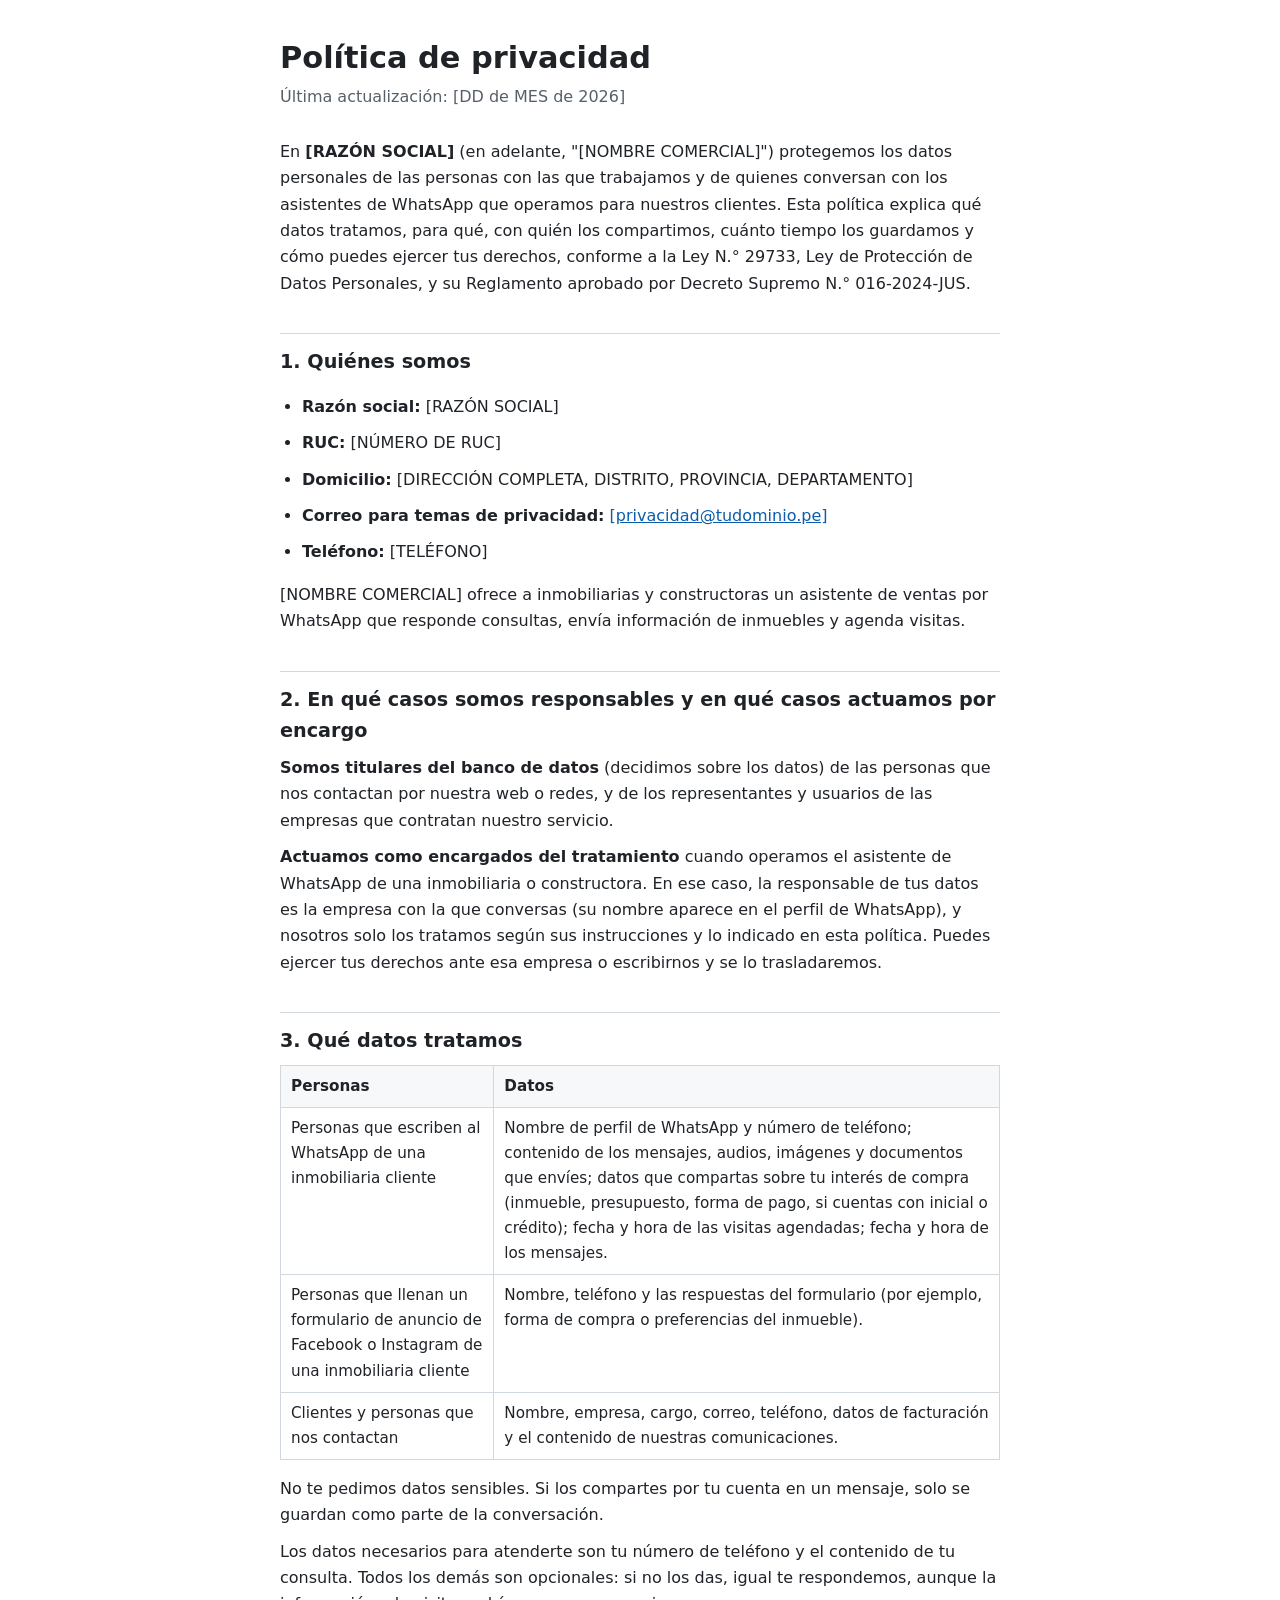
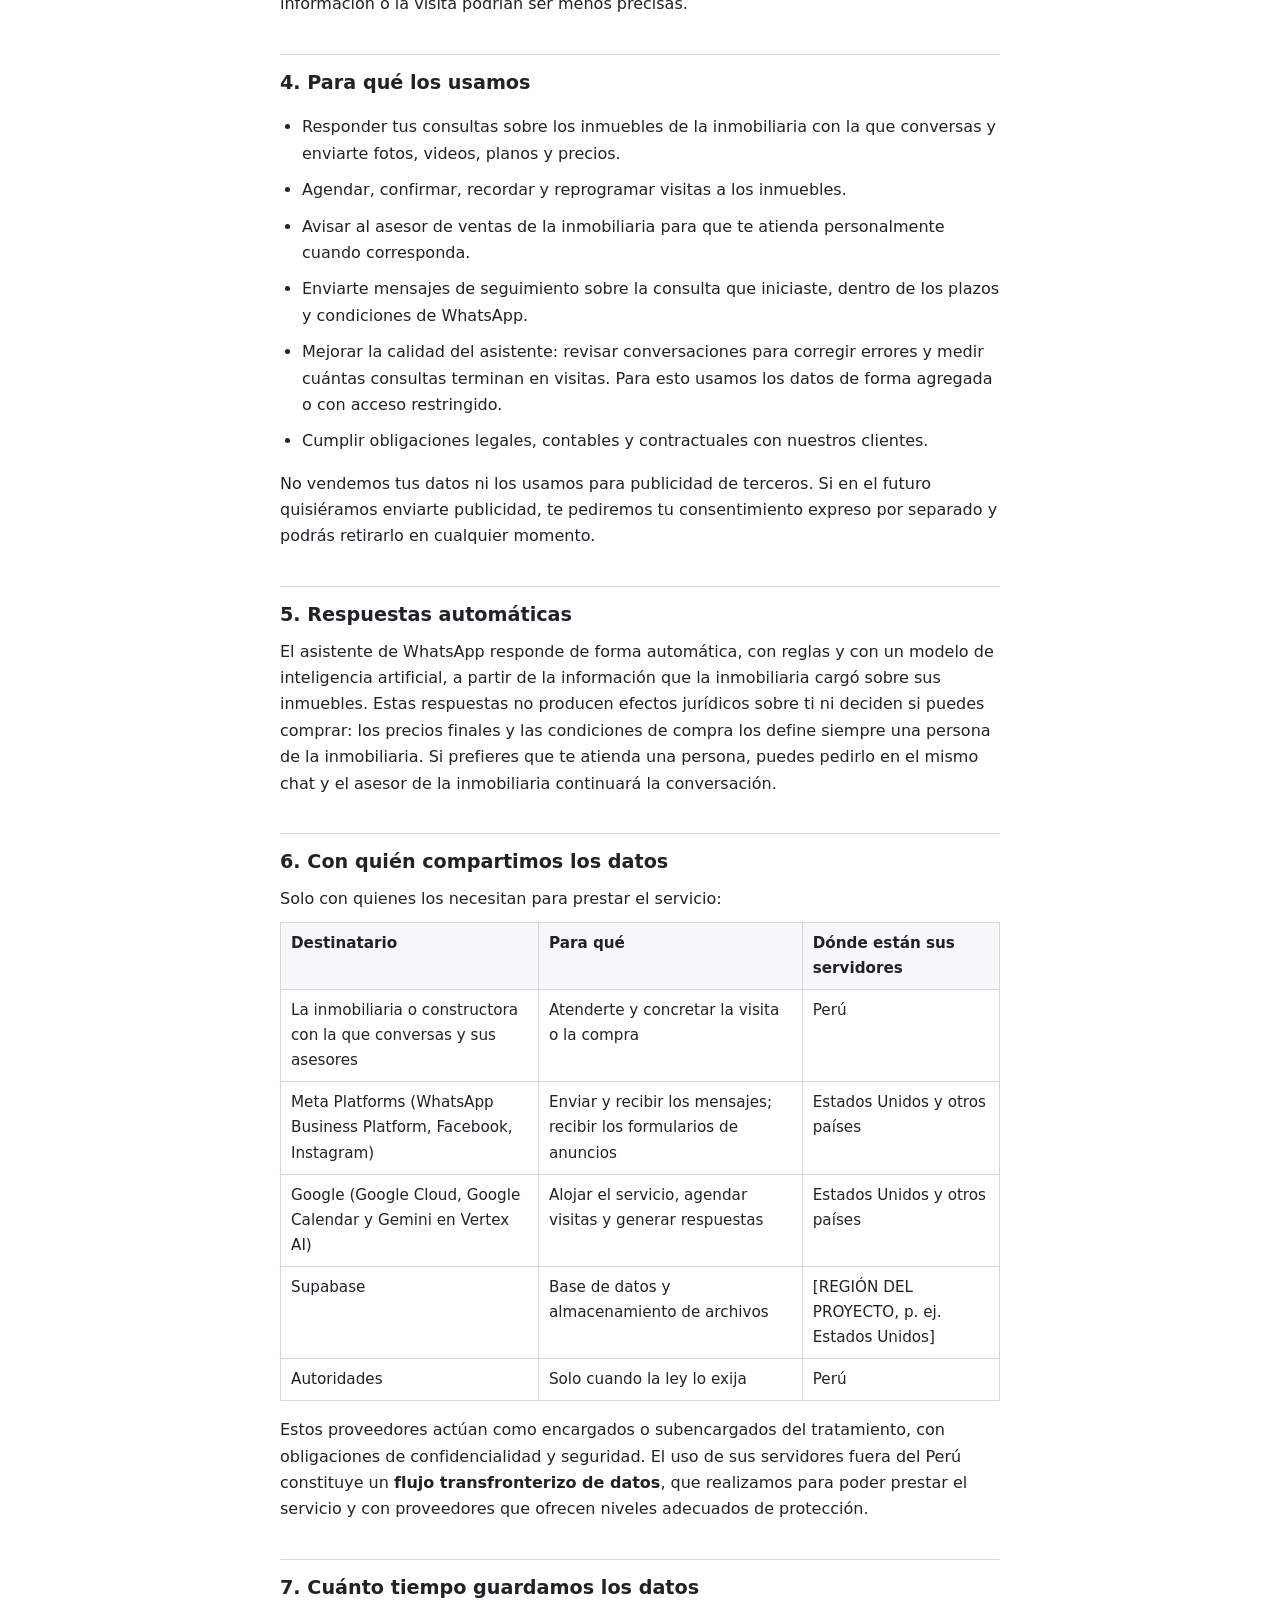
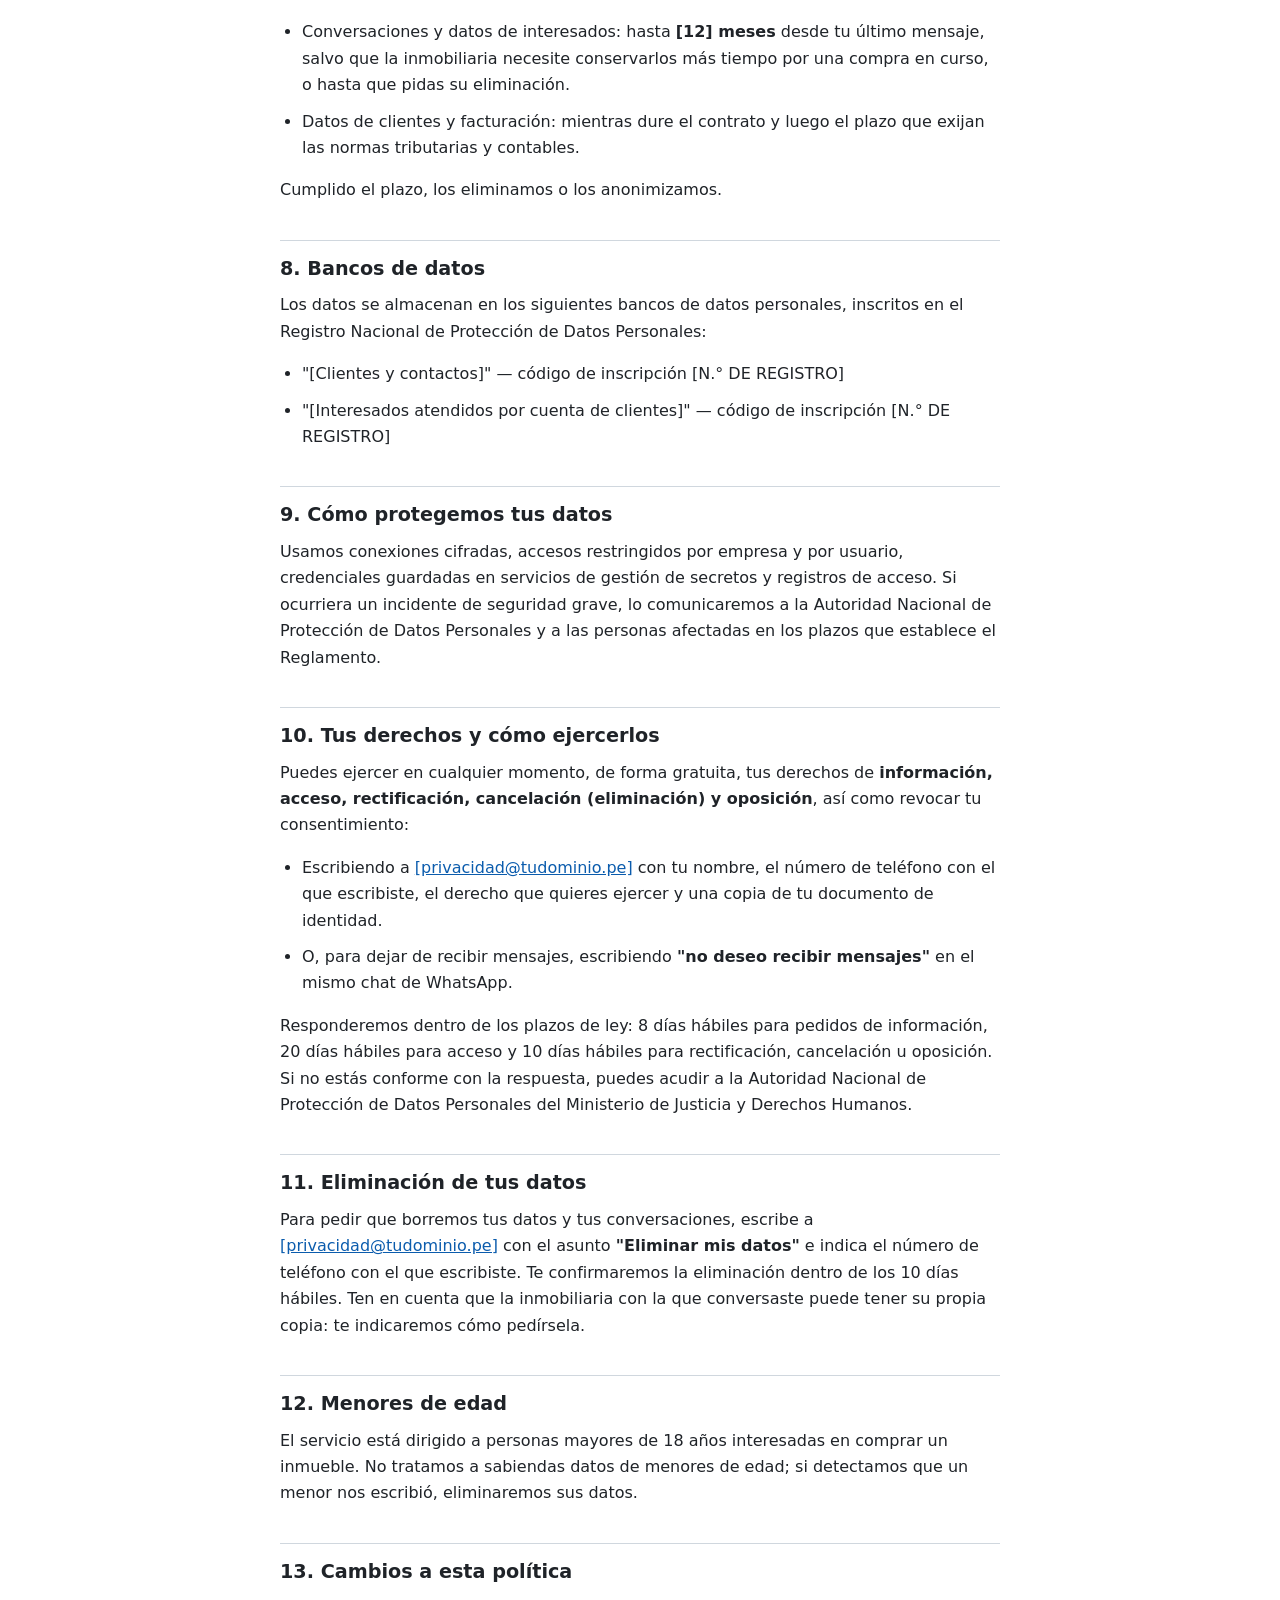
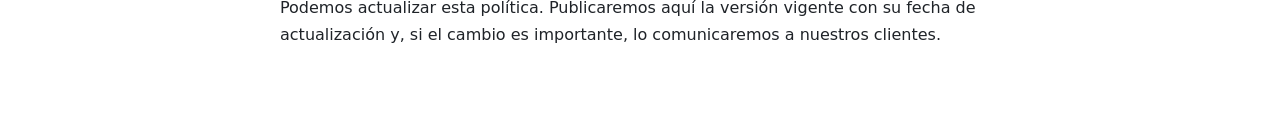
<file: backend/docs/politica-privacidad.html>
<!doctype html>
<html lang="es">
<head>
<meta charset="utf-8">
<meta name="viewport" content="width=device-width, initial-scale=1">
<title>Política de privacidad | [NOMBRE COMERCIAL]</title>
<!--
  PLANTILLA. Antes de publicar:
  1. Reemplaza todo lo que está entre [CORCHETES] (búscalos con Ctrl+F "[").
  2. Haz que un abogado la revise: es una base redactada según la Ley 29733 y su Reglamento (D.S. 016-2024-JUS), no asesoría legal.
  3. Publícala en una dirección fija, por ejemplo https://[tudominio]/privacidad, y pon ese enlace en Meta (Configuración básica de la app).
-->
<style>
  :root { --ink:#1f2328; --muted:#57606a; --line:#d0d7de; --bg:#ffffff; --accent:#0b5cad; }
  * { box-sizing:border-box; }
  body { margin:0; background:var(--bg); color:var(--ink); font:16px/1.65 system-ui,-apple-system,"Segoe UI",Roboto,sans-serif; }
  main { max-width:760px; margin:0 auto; padding:40px 20px 64px; }
  h1 { font-size:1.9rem; line-height:1.2; margin:0 0 8px; }
  h2 { font-size:1.2rem; margin:36px 0 8px; padding-top:12px; border-top:1px solid var(--line); }
  p, li { margin:0 0 10px; }
  ul { padding-left:22px; }
  table { width:100%; border-collapse:collapse; margin:8px 0 16px; font-size:.95rem; }
  th, td { border:1px solid var(--line); padding:8px 10px; text-align:left; vertical-align:top; }
  th { background:#f6f8fa; }
  .meta { color:var(--muted); margin-bottom:28px; }
  a { color:var(--accent); }
</style>
</head>
<body>
<main>
<h1>Política de privacidad</h1>
<p class="meta">Última actualización: [DD de MES de 2026]</p>

<p>En <strong>[RAZÓN SOCIAL]</strong> (en adelante, "[NOMBRE COMERCIAL]") protegemos los datos personales de las personas con las que trabajamos y de quienes conversan con los asistentes de WhatsApp que operamos para nuestros clientes. Esta política explica qué datos tratamos, para qué, con quién los compartimos, cuánto tiempo los guardamos y cómo puedes ejercer tus derechos, conforme a la Ley N.° 29733, Ley de Protección de Datos Personales, y su Reglamento aprobado por Decreto Supremo N.° 016-2024-JUS.</p>

<h2>1. Quiénes somos</h2>
<ul>
  <li><strong>Razón social:</strong> [RAZÓN SOCIAL]</li>
  <li><strong>RUC:</strong> [NÚMERO DE RUC]</li>
  <li><strong>Domicilio:</strong> [DIRECCIÓN COMPLETA, DISTRITO, PROVINCIA, DEPARTAMENTO]</li>
  <li><strong>Correo para temas de privacidad:</strong> <a href="mailto:[privacidad@tudominio.pe]">[privacidad@tudominio.pe]</a></li>
  <li><strong>Teléfono:</strong> [TELÉFONO]</li>
</ul>
<p>[NOMBRE COMERCIAL] ofrece a inmobiliarias y constructoras un asistente de ventas por WhatsApp que responde consultas, envía información de inmuebles y agenda visitas.</p>

<h2>2. En qué casos somos responsables y en qué casos actuamos por encargo</h2>
<p><strong>Somos titulares del banco de datos</strong> (decidimos sobre los datos) de las personas que nos contactan por nuestra web o redes, y de los representantes y usuarios de las empresas que contratan nuestro servicio.</p>
<p><strong>Actuamos como encargados del tratamiento</strong> cuando operamos el asistente de WhatsApp de una inmobiliaria o constructora. En ese caso, la responsable de tus datos es la empresa con la que conversas (su nombre aparece en el perfil de WhatsApp), y nosotros solo los tratamos según sus instrucciones y lo indicado en esta política. Puedes ejercer tus derechos ante esa empresa o escribirnos y se lo trasladaremos.</p>

<h2>3. Qué datos tratamos</h2>
<table>
  <tr><th>Personas</th><th>Datos</th></tr>
  <tr><td>Personas que escriben al WhatsApp de una inmobiliaria cliente</td>
      <td>Nombre de perfil de WhatsApp y número de teléfono; contenido de los mensajes, audios, imágenes y documentos que envíes; datos que compartas sobre tu interés de compra (inmueble, presupuesto, forma de pago, si cuentas con inicial o crédito); fecha y hora de las visitas agendadas; fecha y hora de los mensajes.</td></tr>
  <tr><td>Personas que llenan un formulario de anuncio de Facebook o Instagram de una inmobiliaria cliente</td>
      <td>Nombre, teléfono y las respuestas del formulario (por ejemplo, forma de compra o preferencias del inmueble).</td></tr>
  <tr><td>Clientes y personas que nos contactan</td>
      <td>Nombre, empresa, cargo, correo, teléfono, datos de facturación y el contenido de nuestras comunicaciones.</td></tr>
</table>
<p>No te pedimos datos sensibles. Si los compartes por tu cuenta en un mensaje, solo se guardan como parte de la conversación.</p>
<p>Los datos necesarios para atenderte son tu número de teléfono y el contenido de tu consulta. Todos los demás son opcionales: si no los das, igual te respondemos, aunque la información o la visita podrían ser menos precisas.</p>

<h2>4. Para qué los usamos</h2>
<ul>
  <li>Responder tus consultas sobre los inmuebles de la inmobiliaria con la que conversas y enviarte fotos, videos, planos y precios.</li>
  <li>Agendar, confirmar, recordar y reprogramar visitas a los inmuebles.</li>
  <li>Avisar al asesor de ventas de la inmobiliaria para que te atienda personalmente cuando corresponda.</li>
  <li>Enviarte mensajes de seguimiento sobre la consulta que iniciaste, dentro de los plazos y condiciones de WhatsApp.</li>
  <li>Mejorar la calidad del asistente: revisar conversaciones para corregir errores y medir cuántas consultas terminan en visitas. Para esto usamos los datos de forma agregada o con acceso restringido.</li>
  <li>Cumplir obligaciones legales, contables y contractuales con nuestros clientes.</li>
</ul>
<p>No vendemos tus datos ni los usamos para publicidad de terceros. Si en el futuro quisiéramos enviarte publicidad, te pediremos tu consentimiento expreso por separado y podrás retirarlo en cualquier momento.</p>

<h2>5. Respuestas automáticas</h2>
<p>El asistente de WhatsApp responde de forma automática, con reglas y con un modelo de inteligencia artificial, a partir de la información que la inmobiliaria cargó sobre sus inmuebles. Estas respuestas no producen efectos jurídicos sobre ti ni deciden si puedes comprar: los precios finales y las condiciones de compra los define siempre una persona de la inmobiliaria. Si prefieres que te atienda una persona, puedes pedirlo en el mismo chat y el asesor de la inmobiliaria continuará la conversación.</p>

<h2>6. Con quién compartimos los datos</h2>
<p>Solo con quienes los necesitan para prestar el servicio:</p>
<table>
  <tr><th>Destinatario</th><th>Para qué</th><th>Dónde están sus servidores</th></tr>
  <tr><td>La inmobiliaria o constructora con la que conversas y sus asesores</td><td>Atenderte y concretar la visita o la compra</td><td>Perú</td></tr>
  <tr><td>Meta Platforms (WhatsApp Business Platform, Facebook, Instagram)</td><td>Enviar y recibir los mensajes; recibir los formularios de anuncios</td><td>Estados Unidos y otros países</td></tr>
  <tr><td>Google (Google Cloud, Google Calendar y Gemini en Vertex AI)</td><td>Alojar el servicio, agendar visitas y generar respuestas</td><td>Estados Unidos y otros países</td></tr>
  <tr><td>Supabase</td><td>Base de datos y almacenamiento de archivos</td><td>[REGIÓN DEL PROYECTO, p. ej. Estados Unidos]</td></tr>
  <tr><td>Autoridades</td><td>Solo cuando la ley lo exija</td><td>Perú</td></tr>
</table>
<p>Estos proveedores actúan como encargados o subencargados del tratamiento, con obligaciones de confidencialidad y seguridad. El uso de sus servidores fuera del Perú constituye un <strong>flujo transfronterizo de datos</strong>, que realizamos para poder prestar el servicio y con proveedores que ofrecen niveles adecuados de protección.</p>

<h2>7. Cuánto tiempo guardamos los datos</h2>
<ul>
  <li>Conversaciones y datos de interesados: hasta <strong>[12] meses</strong> desde tu último mensaje, salvo que la inmobiliaria necesite conservarlos más tiempo por una compra en curso, o hasta que pidas su eliminación.</li>
  <li>Datos de clientes y facturación: mientras dure el contrato y luego el plazo que exijan las normas tributarias y contables.</li>
</ul>
<p>Cumplido el plazo, los eliminamos o los anonimizamos.</p>

<h2>8. Bancos de datos</h2>
<p>Los datos se almacenan en los siguientes bancos de datos personales, inscritos en el Registro Nacional de Protección de Datos Personales:</p>
<ul>
  <li>"[Clientes y contactos]" — código de inscripción [N.° DE REGISTRO]</li>
  <li>"[Interesados atendidos por cuenta de clientes]" — código de inscripción [N.° DE REGISTRO]</li>
</ul>

<h2>9. Cómo protegemos tus datos</h2>
<p>Usamos conexiones cifradas, accesos restringidos por empresa y por usuario, credenciales guardadas en servicios de gestión de secretos y registros de acceso. Si ocurriera un incidente de seguridad grave, lo comunicaremos a la Autoridad Nacional de Protección de Datos Personales y a las personas afectadas en los plazos que establece el Reglamento.</p>

<h2>10. Tus derechos y cómo ejercerlos</h2>
<p>Puedes ejercer en cualquier momento, de forma gratuita, tus derechos de <strong>información, acceso, rectificación, cancelación (eliminación) y oposición</strong>, así como revocar tu consentimiento:</p>
<ul>
  <li>Escribiendo a <a href="mailto:[privacidad@tudominio.pe]">[privacidad@tudominio.pe]</a> con tu nombre, el número de teléfono con el que escribiste, el derecho que quieres ejercer y una copia de tu documento de identidad.</li>
  <li>O, para dejar de recibir mensajes, escribiendo <strong>"no deseo recibir mensajes"</strong> en el mismo chat de WhatsApp.</li>
</ul>
<p>Responderemos dentro de los plazos de ley: 8 días hábiles para pedidos de información, 20 días hábiles para acceso y 10 días hábiles para rectificación, cancelación u oposición. Si no estás conforme con la respuesta, puedes acudir a la Autoridad Nacional de Protección de Datos Personales del Ministerio de Justicia y Derechos Humanos.</p>

<h2>11. Eliminación de tus datos</h2>
<p>Para pedir que borremos tus datos y tus conversaciones, escribe a <a href="mailto:[privacidad@tudominio.pe]">[privacidad@tudominio.pe]</a> con el asunto <strong>"Eliminar mis datos"</strong> e indica el número de teléfono con el que escribiste. Te confirmaremos la eliminación dentro de los 10 días hábiles. Ten en cuenta que la inmobiliaria con la que conversaste puede tener su propia copia: te indicaremos cómo pedírsela.</p>

<h2>12. Menores de edad</h2>
<p>El servicio está dirigido a personas mayores de 18 años interesadas en comprar un inmueble. No tratamos a sabiendas datos de menores de edad; si detectamos que un menor nos escribió, eliminaremos sus datos.</p>

<h2>13. Cambios a esta política</h2>
<p>Podemos actualizar esta política. Publicaremos aquí la versión vigente con su fecha de actualización y, si el cambio es importante, lo comunicaremos a nuestros clientes.</p>
</main>
</body>
</html>
</file>
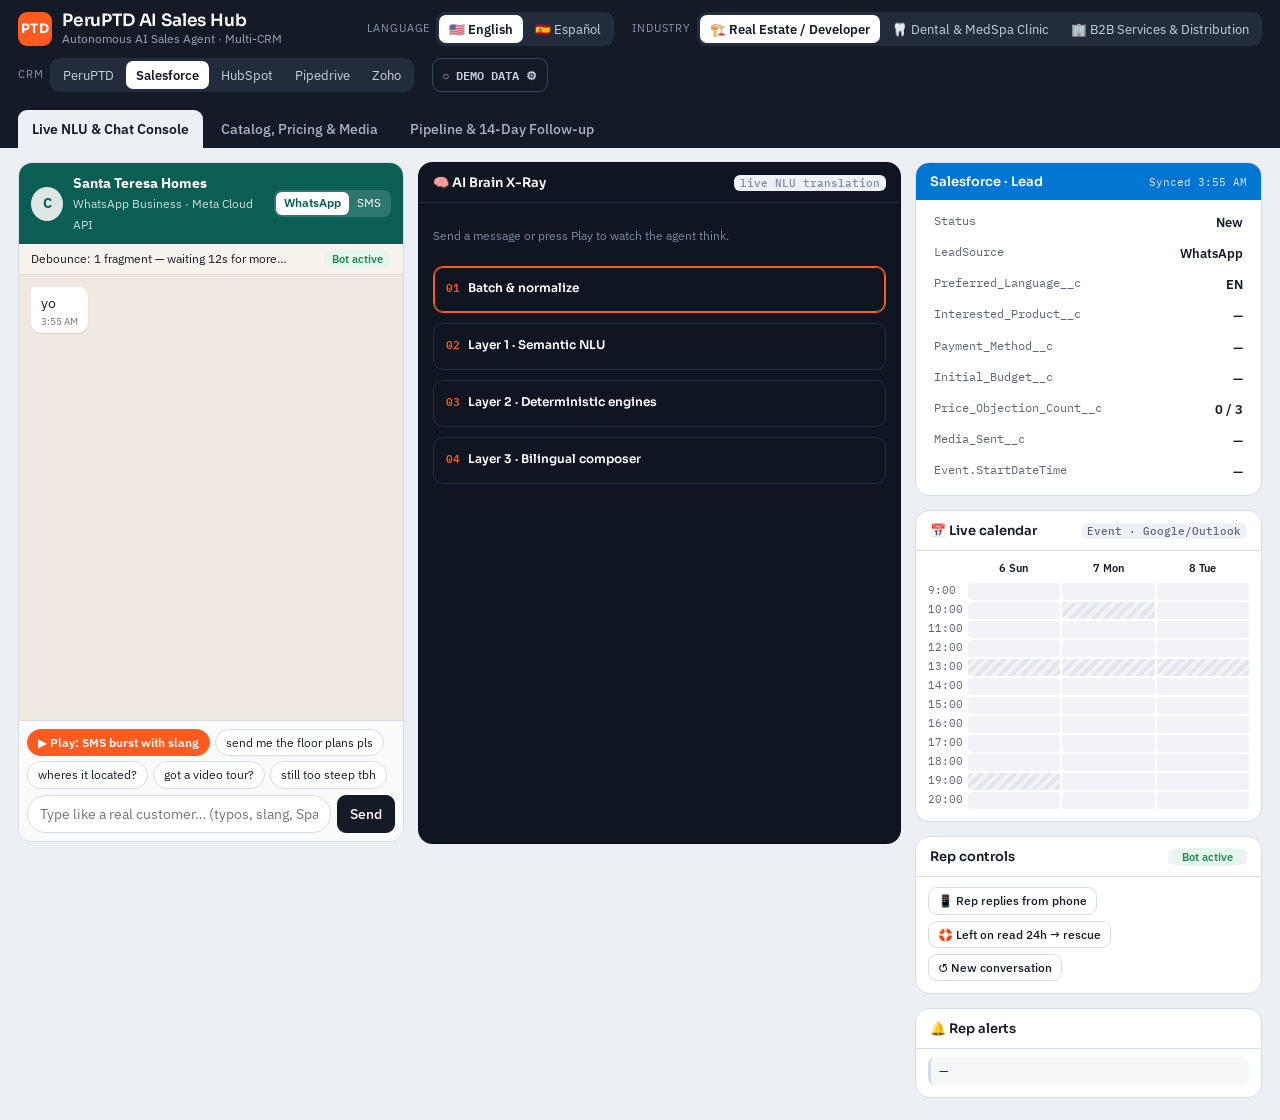
<file: backend/bot/static/hub.html>
<!DOCTYPE html>
<html lang="en">
<head>
<meta charset="utf-8">
<meta name="viewport" content="width=device-width, initial-scale=1">
<title>PeruPTD AI Sales Hub</title>
<link rel="preconnect" href="https://fonts.googleapis.com">
<link rel="preconnect" href="https://fonts.gstatic.com" crossorigin>
<link href="https://fonts.googleapis.com/css2?family=IBM+Plex+Mono:wght@400;500;600&family=IBM+Plex+Sans:wght@400;500;600&family=Sora:wght@600;700&display=swap" rel="stylesheet">
<style>:root {
  /* Command-center for a sales floor: light workspace, one dark "x-ray" instrument panel, signal-orange for the AI */
  --paper: #eceff3; --surface: #ffffff; --ink: #141a26; --muted: #5d6677; --line: #d8dce4;
  --signal: #ff5a1f; --signal-soft: #fff0e9; --xray: #0f1521; --xray-line: #243047; --xray-text: #d7deea; --cyan: #44d4c4;
  --wa: #0b5e54; --wa-bubble: #d9fdd3; --wa-bg: #efe9e1; --good: #1f8a4c; --warn: #c27400; --bad: #c0362c;
  --display: "Sora", "Segoe UI", system-ui, sans-serif; --body: "IBM Plex Sans", "Segoe UI", system-ui, sans-serif; --mono: "IBM Plex Mono", ui-monospace, Menlo, monospace;
  color-scheme: light;
}
* { box-sizing: border-box; }
html, body { height: 100%; margin: 0; }
body { background: var(--paper); color: var(--ink); font: 14px/1.45 var(--body); }
button, input, select, textarea { font: inherit; color: inherit; }
button { cursor: pointer; }
:focus-visible { outline: 2px solid var(--signal); outline-offset: 2px; }
@media (prefers-reduced-motion: reduce) { * { animation: none !important; transition: none !important; } }

/* ---------- top bar ---------- */
.top { display: flex; flex-wrap: wrap; align-items: center; gap: 10px 18px; padding: 10px 18px; background: var(--ink); color: #fff; }
.brand { display: flex; align-items: center; gap: 10px; margin-right: auto; }
.mark { width: 34px; height: 34px; border-radius: 9px; background: var(--signal); display: grid; place-items: center; font: 700 13px var(--display); letter-spacing: .02em; }
.brand h1 { font: 600 17px var(--display); margin: 0; letter-spacing: -.01em; }
.brand small { display: block; color: #9aa6bb; font-size: 11.5px; }
.switch { display: flex; align-items: center; gap: 6px; }
.switch > span { font-size: 10.5px; text-transform: uppercase; letter-spacing: .08em; color: #8b97ad; }
.seg { display: inline-flex; background: #232c3d; border-radius: 9px; padding: 3px; gap: 2px; }
.seg button { border: 0; background: transparent; color: #c9d1df; padding: 5px 10px; border-radius: 7px; font-size: 12.5px; white-space: nowrap; }
.seg button[aria-pressed="true"] { background: #fff; color: var(--ink); font-weight: 600; }
.tabs { display: flex; gap: 4px; padding: 8px 18px 0; background: var(--ink); }
.tabs button { border: 0; background: transparent; color: #aab4c6; padding: 9px 14px; border-radius: 9px 9px 0 0; font-weight: 500; }
.tabs button[aria-selected="true"] { background: var(--paper); color: var(--ink); font-weight: 600; }
.tabs .count { font: 600 10.5px var(--mono); background: var(--signal); color: #fff; border-radius: 6px; padding: 1px 5px; margin-left: 6px; }
main { padding: 14px 18px 22px; }
.view[hidden] { display: none !important; }

/* ---------- live console grid ---------- */
.console { display: grid; grid-template-columns: minmax(330px, 1fr) minmax(400px, 1.25fr) minmax(300px, .9fr); gap: 14px; align-items: start; }
@media (max-width: 1180px) { .console { grid-template-columns: 1fr 1fr; } .console .crmcol { grid-column: 1 / -1; } }
@media (max-width: 760px) { .console { grid-template-columns: 1fr; } }
.panel { background: var(--surface); border: 1px solid var(--line); border-radius: 14px; overflow: hidden; }
.panel h2 { font: 600 13px var(--display); margin: 0; padding: 11px 14px; border-bottom: 1px solid var(--line); display: flex; align-items: center; gap: 8px; }
.panel h2 .tag { margin-left: auto; font: 500 11px var(--mono); color: var(--muted); }

/* chat */
.phone { display: flex; flex-direction: column; height: 680px; }
.phone-head { background: var(--wa); color: #fff; display: flex; align-items: center; gap: 10px; padding: 10px 12px; }
.avatar { width: 34px; height: 34px; border-radius: 50%; background: #dfe7e5; color: var(--wa); display: grid; place-items: center; font-weight: 700; }
.phone-head b { display: block; font-size: 14px; }
.phone-head small { opacity: .8; font-size: 11.5px; }
.chan { margin-left: auto; display: inline-flex; background: rgba(255,255,255,.15); border-radius: 8px; padding: 2px; }
.chan button { border: 0; background: transparent; color: #fff; font-size: 11.5px; padding: 3px 8px; border-radius: 6px; }
.chan button[aria-pressed="true"] { background: #fff; color: var(--wa); font-weight: 600; }
.status-strip { display: flex; gap: 6px; align-items: center; padding: 6px 12px; font-size: 12px; background: #f7f3ec; border-bottom: 1px solid #e6ddd0; min-height: 31px; }
.status-strip .pill { margin-left: auto; }
.msgs { flex: 1; overflow-y: auto; padding: 12px; background: var(--wa-bg); display: flex; flex-direction: column; gap: 6px; scroll-behavior: smooth; }
.row { display: flex; animation: rise .3s ease; }
.row.me { justify-content: flex-start; } .row.bot, .row.rep { justify-content: flex-end; } .row.sys { justify-content: center; }
.bubble { max-width: 86%; padding: 7px 10px 4px; border-radius: 10px; box-shadow: 0 1px 1px rgba(0,0,0,.1); white-space: pre-line; font-size: 13.5px; }
.me .bubble { background: #fff; border-top-left-radius: 3px; }
.bot .bubble { background: var(--wa-bubble); border-top-right-radius: 3px; }
.rep .bubble { background: #fff4c7; border-top-right-radius: 3px; }
.sms .bot .bubble { background: #2f7cf6; color: #fff; } .sms .me .bubble { background: #e9e9eb; } .sms .msgs { background: #fff; }
.who { font-size: 11px; font-weight: 600; color: var(--wa); margin-bottom: 1px; }
.sms .bot .who { color: #dce9ff; }
.time { font-size: 10px; color: #667781; text-align: right; margin-top: 1px; }
.sms .bot .time { color: #dce9ff; }
.sysnote { background: #fff7d6; border: 1px solid #f0dc96; color: #6a4d00; border-radius: 8px; padding: 5px 9px; font-size: 12px; max-width: 92%; text-align: center; }
.media-row { display: flex; gap: 6px; margin-top: 6px; flex-wrap: wrap; }
.thumb { width: 118px; border-radius: 8px; overflow: hidden; background: #fff; border: 1px solid rgba(0,0,0,.08); font-size: 11px; color: var(--ink); }
.thumb .art { height: 70px; display: grid; place-items: center; font-size: 24px; color: #fff; }
.thumb .cap { padding: 4px 6px; line-height: 1.25; }
.thumb .trg { display: block; font: 500 9.5px var(--mono); color: var(--muted); }
.typing { display: inline-flex; gap: 4px; padding: 10px 12px; }
.typing i { width: 6px; height: 6px; border-radius: 50%; background: #6c8f66; animation: blink 1s infinite; }
.typing i:nth-child(2) { animation-delay: .15s; } .typing i:nth-child(3) { animation-delay: .3s; }
.composer { border-top: 1px solid var(--line); padding: 8px; display: flex; flex-direction: column; gap: 6px; background: #fafafa; }
.chips { display: flex; flex-wrap: wrap; gap: 5px; }
.chip { border: 1px solid var(--line); background: #fff; border-radius: 999px; padding: 4px 10px; font-size: 12px; }
.chip:hover { border-color: var(--signal); }
.chip.play { background: var(--signal); color: #fff; border-color: var(--signal); font-weight: 600; }
.chip.slot { background: var(--wa); color: #fff; border-color: var(--wa); font-weight: 600; }
.sendrow { display: flex; gap: 6px; }
.sendrow input { flex: 1; border: 1px solid var(--line); border-radius: 999px; padding: 8px 12px; background: #fff; }
.btn { border: 1px solid var(--line); background: #fff; border-radius: 9px; padding: 7px 12px; font-weight: 500; }
.btn.primary { background: var(--ink); color: #fff; border-color: var(--ink); }
.btn.small { padding: 4px 9px; font-size: 12px; }

/* x-ray */
.xray { background: var(--xray); color: var(--xray-text); border-color: #0b0f18; }
.xray h2 { border-color: var(--xray-line); color: #fff; }
.xray h2 .tag { color: #7d8aa3; }
.xbody { padding: 12px 14px 14px; display: flex; flex-direction: column; gap: 10px; min-height: 640px; }
.stage { border: 1px solid var(--xray-line); border-radius: 10px; padding: 10px 12px; position: relative; transition: border-color .3s, box-shadow .3s; }
.stage.on { border-color: var(--signal); box-shadow: 0 0 0 1px var(--signal) inset; }
.stage.done { border-color: #2c3b55; }
.stage h3 { margin: 0 0 6px; font: 600 12px var(--display); color: #fff; display: flex; gap: 8px; align-items: baseline; }
.stage h3 .n { font: 600 10.5px var(--mono); color: var(--signal); }
.stage h3 .ms { margin-left: auto; font: 500 10.5px var(--mono); color: var(--cyan); }
.muted-x { color: #7d8aa3; font-size: 12px; }
.raw { font: 12px/1.4 var(--mono); color: #aeb9cc; background: #0a0f18; border-radius: 6px; padding: 7px 9px; white-space: pre-wrap; }
.canon { font-size: 13px; color: #fff; }
.slangs { display: flex; flex-wrap: wrap; gap: 5px; margin-top: 7px; }
.slang { font: 11.5px var(--mono); border: 1px solid #39465f; border-radius: 6px; padding: 2px 6px; }
.slang b { color: var(--signal); font-weight: 600; } .slang em { color: var(--cyan); font-style: normal; }
.intents { display: flex; flex-wrap: wrap; gap: 5px; margin-top: 7px; }
.intent { font: 600 10.5px var(--mono); background: #1c2638; border-radius: 5px; padding: 2px 6px; color: #c8d3e6; }
.intent.primary { background: var(--signal); color: #fff; }
.ents { display: grid; grid-template-columns: auto 1fr; gap: 2px 12px; margin-top: 8px; font: 12px var(--mono); }
.ents dt { color: #7d8aa3; } .ents dd { margin: 0; color: var(--cyan); }
.trace { list-style: none; margin: 0; padding: 0; display: flex; flex-direction: column; gap: 4px; }
.trace li { display: grid; grid-template-columns: 112px 1fr; gap: 8px; font-size: 12px; align-items: baseline; animation: rise .3s ease both; }
.trace li b { font: 600 11px var(--mono); color: var(--signal); }
.guard { display: flex; flex-wrap: wrap; gap: 6px; margin-top: 6px; }
.guard span { font: 11px var(--mono); color: #9fe3b5; }
details.json summary { cursor: pointer; font: 11px var(--mono); color: #7d8aa3; margin-top: 8px; }
details.json pre { font: 11px/1.4 var(--mono); color: #c8d3e6; background: #0a0f18; border-radius: 6px; padding: 8px; overflow-x: auto; max-height: 220px; margin: 6px 0 0; }

/* crm column */
.crmcol { display: flex; flex-direction: column; gap: 14px; }
.crmhead { color: #fff; padding: 10px 14px; display: flex; align-items: center; gap: 8px; }
.crmhead b { font: 600 13px var(--display); }
.crmhead small { margin-left: auto; font: 11px var(--mono); opacity: .85; }
.fields { padding: 8px 10px 10px; display: flex; flex-direction: column; gap: 3px; }
.field { display: grid; grid-template-columns: 1fr auto; gap: 10px; padding: 5px 8px; border-radius: 7px; font-size: 12.5px; transition: background .5s; }
.field code { font: 11.5px var(--mono); color: var(--muted); }
.field span { font-weight: 600; text-align: right; }
.field.flash { animation: flash 1.6s ease; }
.cal { padding: 10px 12px 12px; display: grid; grid-template-columns: 38px repeat(3, 1fr); gap: 2px; font-size: 11px; }
.cal .hd { font-weight: 600; text-align: center; padding-bottom: 4px; }
.cal .hr { color: var(--muted); font: 10.5px var(--mono); }
.cal .c { height: 17px; border-radius: 3px; background: #f1f3f6; }
.cal .c.busy { background: repeating-linear-gradient(135deg, #e3e6ec, #e3e6ec 4px, #f1f3f6 4px, #f1f3f6 8px); }
.cal .c.offer { background: #ffe1d4; border: 1px dashed var(--signal); }
.cal .c.booked { background: var(--good); }
.feed { padding: 8px 12px 12px; display: flex; flex-direction: column; gap: 5px; max-height: 190px; overflow-y: auto; }
.feed div { font-size: 12px; padding: 5px 8px; border-radius: 7px; background: #f6f7f9; border-left: 3px solid var(--line); animation: rise .3s ease; }
.feed div.hot { border-left-color: var(--signal); background: var(--signal-soft); }
.pill { font: 600 11px var(--body); border-radius: 999px; padding: 2px 8px; background: #e7f6ec; color: var(--good); }
.pill.warn { background: #fff1d6; color: var(--warn); } .pill.bad { background: #fde6e4; color: var(--bad); }
.controls { display: flex; flex-wrap: wrap; gap: 6px; padding: 10px 12px 12px; }

/* catalog */
.syncbar { display: flex; align-items: center; gap: 10px; flex-wrap: wrap; background: var(--surface); border: 1px solid var(--line); border-radius: 12px; padding: 10px 14px; margin-bottom: 14px; }
.syncbar code { font: 12px var(--mono); background: #f1f3f6; padding: 2px 6px; border-radius: 5px; }
.dot { width: 8px; height: 8px; border-radius: 50%; background: var(--good); box-shadow: 0 0 0 3px #d6f0df; }
.cards { display: grid; grid-template-columns: repeat(auto-fill, minmax(460px, 1fr)); gap: 14px; }
@media (max-width: 520px) { .cards { grid-template-columns: 1fr; } }
.card { background: var(--surface); border: 1px solid var(--line); border-radius: 14px; padding: 14px; display: flex; flex-direction: column; gap: 10px; }
.card header { display: flex; gap: 10px; align-items: flex-start; }
.card h3 { margin: 0; font: 600 15px var(--display); text-wrap: balance; }
.card header small { color: var(--muted); font: 11px var(--mono); }
.card header .pill { margin-left: auto; white-space: nowrap; }
.specs { display: flex; flex-wrap: wrap; gap: 5px; }
.specs span { font-size: 12px; background: #f3f5f8; border-radius: 6px; padding: 2px 7px; }
.grid6 { display: grid; grid-template-columns: repeat(3, 1fr); gap: 8px; }
.grid6 label, .card label.wide { display: flex; flex-direction: column; gap: 3px; font-size: 11px; color: var(--muted); text-transform: uppercase; letter-spacing: .05em; }
.grid6 label { min-width: 0; }
.grid6 input { width: 100%; min-width: 0; }
.grid6 input, .card textarea { border: 1px solid var(--line); border-radius: 8px; padding: 6px 8px; font: 13px var(--body); color: var(--ink); text-transform: none; letter-spacing: 0; font-variant-numeric: tabular-nums; }
.card textarea { resize: vertical; min-height: 44px; }
.mediagrid { display: flex; flex-wrap: wrap; gap: 8px; }
.mediagrid .thumb { width: 128px; }
.addmedia { display: flex; gap: 6px; align-items: center; flex-wrap: wrap; font-size: 12px; }
.addmedia select { border: 1px solid var(--line); border-radius: 7px; padding: 4px 6px; }

/* pipeline */
.board { display: grid; grid-template-columns: repeat(6, minmax(170px, 1fr)); gap: 10px; overflow-x: auto; padding-bottom: 6px; }
.col { background: #e2e6ec; border-radius: 12px; padding: 8px; display: flex; flex-direction: column; gap: 8px; min-height: 360px; }
.col h3 { margin: 2px 4px 2px; font: 600 12px var(--display); display: flex; justify-content: space-between; }
.col h3 span { font: 11px var(--mono); color: var(--muted); }
.lead { background: var(--surface); border: 1px solid var(--line); border-radius: 10px; padding: 8px 9px; font-size: 12px; display: flex; flex-direction: column; gap: 3px; text-align: left; width: 100%; }
.lead:hover { border-color: var(--signal); }
.lead.live { border: 2px solid var(--signal); }
.lead b { font-size: 13px; }
.lead .meta { color: var(--muted); display: flex; gap: 6px; flex-wrap: wrap; }
.strikes { display: inline-flex; gap: 2px; } .strikes i { width: 7px; height: 7px; border-radius: 50%; background: #d4d9e2; } .strikes i.on { background: var(--signal); }
.detail { margin-top: 14px; display: grid; grid-template-columns: 1fr 1fr; gap: 14px; }
@media (max-width: 900px) { .detail { grid-template-columns: 1fr; } }
.timeline { list-style: none; margin: 0; padding: 12px 16px 14px; display: flex; flex-direction: column; gap: 0; }
.timeline li { display: grid; grid-template-columns: 22px 150px 1fr auto; gap: 8px; align-items: center; padding: 6px 0; border-bottom: 1px dashed var(--line); font-size: 12.5px; }
.timeline .ic { width: 18px; height: 18px; border-radius: 50%; border: 2px solid var(--line); display: grid; place-items: center; font-size: 10px; }
.timeline .done .ic { background: var(--good); border-color: var(--good); color: #fff; }
.timeline .next .ic { border-color: var(--signal); background: var(--signal-soft); }
.timeline .skip { opacity: .45; text-decoration: line-through; }
.timeline .when { font: 600 12px var(--mono); }

@keyframes rise { from { opacity: 0; transform: translateY(5px); } to { opacity: 1; transform: none; } }
@keyframes blink { 0%, 100% { opacity: .3; } 50% { opacity: 1; } }
@keyframes flash { 0% { background: #c9f1d5; } 100% { background: transparent; } }

/* live api mode */
.mode { border: 1px solid #3a4558; background: transparent; color: #c9d1df; border-radius: 9px; padding: 6px 10px; font: 600 11.5px var(--mono); }
.mode.on { background: #133d2a; border-color: #2c8a5a; color: #9ff0c3; }
.seg button:disabled { opacity: .35; cursor: not-allowed; }
.live-panel { position: fixed; top: 64px; right: 18px; z-index: 20; width: min(380px, calc(100% - 36px)); background: var(--surface); border: 1px solid var(--line); border-radius: 14px; box-shadow: 0 12px 40px rgba(20,26,38,.25); padding: 14px; display: flex; flex-direction: column; gap: 8px; }
.live-panel h3 { margin: 0; font: 600 14px var(--display); }
.live-panel label { display: flex; flex-direction: column; gap: 3px; font-size: 11px; color: var(--muted); text-transform: uppercase; letter-spacing: .05em; }
.live-panel input { border: 1px solid var(--line); border-radius: 8px; padding: 7px 9px; font: 13px var(--body); text-transform: none; letter-spacing: 0; color: var(--ink); }
.live-panel .controls { padding: 0; }
.live-msg { margin: 0; font-size: 12.5px; }
.live-note { margin: 0; font-size: 11.5px; color: var(--muted); }
.toast { position: fixed; bottom: 18px; left: 50%; transform: translateX(-50%); background: var(--ink); color: #fff; padding: 8px 14px; border-radius: 9px; font-size: 13px; z-index: 30; animation: rise .25s ease; }
.toast.bad { background: var(--bad); }

/* ---------- PeruPTD Native CRM (/app) ---------- */
.crm-mode .top .btn { background: transparent; color: #fff; border-color: #3a465c; }
.muted { color: var(--muted); }
.pad { padding: 12px 14px; }
.btn.tiny { padding: 1px 6px; font-size: 11px; }
.tag { display: inline-block; font: 600 10.5px var(--mono); background: #eef1f5; color: var(--ink); border-radius: 6px; padding: 1px 6px; width: max-content; }
.tag.bad { background: #fde8e6; color: var(--bad); }
.crm-login { max-width: 360px; margin: 8vh auto; padding: 22px; display: flex; flex-direction: column; gap: 12px; }
.crm-login h2 { border: 0; padding: 0; font-size: 18px; }
.crm-login label, .crm-form label { display: flex; flex-direction: column; gap: 4px; font-size: 11px; color: var(--muted); text-transform: uppercase; letter-spacing: .05em; }
.crm-login input, .crm-form input, .crm-form select, .crm-form textarea, .crm-send textarea, .crm-media select {
  border: 1px solid var(--line); border-radius: 8px; padding: 7px 9px; font: 13px var(--body); color: var(--ink); text-transform: none; letter-spacing: 0; background: #fff; }
.crm-error { color: var(--bad); min-height: 1.2em; margin: 0; }
.crm-pipeline { display: grid; grid-template-columns: minmax(0, 1fr) minmax(320px, 400px); gap: 14px; align-items: start; }
.crm-pipeline .board { grid-template-columns: repeat(5, minmax(160px, 1fr)); }
@media (max-width: 1100px) { .crm-pipeline { grid-template-columns: 1fr; } }
.lead.hot { border-left: 4px solid var(--bad); }
.crm-chat { position: sticky; top: 10px; display: flex; flex-direction: column; max-height: calc(100vh - 140px); }
.crm-chat h2 small { font: 400 11.5px var(--body); }
.crm-chat .controls { border-bottom: 1px solid var(--line); }
.crm-thread { flex: 1; overflow-y: auto; padding: 12px; background: var(--wa-bg); display: flex; flex-direction: column; gap: 8px; min-height: 240px; }
.crm-thread .msg { max-width: 86%; border-radius: 10px; padding: 7px 10px; background: #fff; box-shadow: 0 1px 0 rgba(0,0,0,.06); }
.crm-thread .msg.out { align-self: flex-end; background: var(--wa-bubble); }
.crm-thread .msg.o-asesor { background: #e6efff; }
.crm-thread .msg.o-seguimiento { background: #fff6d8; }
.crm-thread .who { font-size: 10.5px; color: var(--muted); display: flex; gap: 6px; align-items: center; flex-wrap: wrap; margin-bottom: 2px; }
.crm-thread .engine { font: 600 10px var(--mono); background: var(--xray); color: var(--cyan); border-radius: 5px; padding: 1px 5px; }
.crm-thread time { margin-left: auto; }
.crm-thread .txt { white-space: pre-wrap; }
.crm-send { display: flex; gap: 8px; padding: 10px; border-top: 1px solid var(--line); align-items: flex-end; }
.crm-send textarea { flex: 1; resize: vertical; }
.crm-items { display: grid; grid-template-columns: repeat(auto-fill, minmax(260px, 1fr)); gap: 12px; margin-top: 12px; }
.crm-item { padding: 12px 14px; }
.crm-item h3 { margin: 0 0 4px; font: 600 14px var(--display); }
.crm-item p { margin: 2px 0; }
.crm-item .controls { padding: 8px 0 0; }
.crm-form { padding: 16px; margin-top: 12px; display: flex; flex-direction: column; gap: 12px; }
.crm-form h3 { margin: 0; font: 600 15px var(--display); }
.crm-form .grid { display: grid; grid-template-columns: repeat(auto-fill, minmax(190px, 1fr)); gap: 10px; }
.crm-form .grid.two { grid-template-columns: repeat(auto-fill, minmax(300px, 1fr)); }
.crm-form .controls { padding: 0; }
.crm-form details { border: 1px solid var(--line); border-radius: 10px; padding: 8px 12px; }
.crm-form details label { margin-top: 8px; }
.crm-form summary { cursor: pointer; font-weight: 600; }
.crm-form .mono, .crm-form .dias { font-family: var(--mono); }
.crm-form .dias { border: 1px solid var(--line); border-radius: 10px; display: flex; gap: 14px; flex-wrap: wrap; }
.crm-form .dias label { flex-direction: row; align-items: center; text-transform: none; }
.crm-media { border-top: 1px solid var(--line); padding-top: 10px; }
.crm-media h4 { margin: 0 0 6px; }
.crm-media ul { margin: 0 0 8px; padding-left: 18px; }
.crm-media .controls { padding: 0; align-items: flex-end; }
</style>
</head>
<body>
<header class="top" id="top"></header>
<nav class="tabs" id="tabs" role="tablist"></nav>
<main>
  <section class="view" id="tab1"></section>
  <section class="view" id="tab2" hidden></section>
  <section class="view" id="tab3" hidden></section>
</main>
<script>
const LEXICON = {"_doc": "Diccionario de jergas, abreviaturas y errores de tipeo (ES/EN). Lo usan el normalizador del backend (bot/nlu) como respaldo determinístico y el simulador del AI Sales Hub. Claves en minúsculas y sin tildes; se reemplazan como palabra completa. 'frases' se aplica antes que las palabras sueltas.", "es": {"ola": "hola", "olas": "hola", "holi": "hola", "buenas": "buenas", "q": "que", "k": "que", "ke": "que", "xq": "porque", "pq": "porque", "x": "por", "xa": "para", "pa": "para", "xfa": "por favor", "porfa": "por favor", "pls": "por favor", "tb": "también", "tmb": "también", "tbn": "también", "d": "de", "dl": "del", "tngo": "tengo", "tgo": "tengo", "tns": "tienes", "tnen": "tienen", "toy": "estoy", "ta": "está", "tas": "estás", "stan": "están", "stá": "está", "ksa": "casa", "kasa": "casa", "depa": "departamento", "dpto": "departamento", "cntado": "contado", "contao": "contado", "cuotas": "cuotas", "cuota": "cuota", "mñn": "mañana", "mñna": "mañana", "mnn": "mañana", "manana": "mañana", "salado": "caro", "salao": "caro", "carisimo": "carísimo", "chamba": "trabajo", "chambear": "trabajar", "jale": "trabajo", "hno": "hermano", "bro": "hermano", "causa": "amigo", "pata": "amigo", "nomas": "nada más", "noms": "nada más", "nms": "nada más", "srvicio": "servicio", "servisio": "servicio", "premiun": "premium", "premiu": "premium", "info": "información", "infó": "información", "xaca": "por acá", "sabado": "sábado", "sab": "sábado", "dom": "domingo", "implantes": "implantes", "implnte": "implante", "cuanto": "cuánto", "cuant": "cuánto", "dnd": "dónde", "donde": "dónde", "plata": "dinero", "podra": "podrá", "podria": "podría"}, "en": {"yo": "hey", "sup": "hi", "hiya": "hi", "hm": "how much", "hmu": "hit me up", "ngl": "not gonna lie", "tbh": "to be honest", "imo": "in my opinion", "tmrw": "tomorrow", "tmr": "tomorrow", "tmw": "tomorrow", "2mrw": "tomorrow", "2day": "today", "tn": "tonight", "rn": "right now", "asap": "as soon as possible", "btw": "by the way", "idk": "I don't know", "u": "you", "ur": "your", "r": "are", "y'all": "you all", "yall": "you all", "ya": "you", "nah": "no", "nope": "no", "yep": "yes", "yeah": "yes", "ya'll": "you all", "wanna": "want to", "gonna": "going to", "gotta": "have to", "kinda": "kind of", "sorta": "sort of", "pls": "please", "plz": "please", "thx": "thanks", "ty": "thank you", "pkg": "package", "pkgs": "packages", "apt": "apartment", "br": "bedroom", "3br": "3-bedroom", "2br": "2-bedroom", "steep": "expensive", "pricey": "expensive", "spendy": "expensive", "sat": "Saturday", "sun": "Sunday", "mon": "Monday", "fri": "Friday", "ish": "approximately", "abt": "about", "w/": "with", "b4": "before", "l8r": "later", "whats": "what is", "wheres": "where is", "hows": "how is", "cant": "cannot", "dont": "do not"}, "senales_idioma": {"es": ["hola", "que", "cuánto", "cuanto", "precio", "está", "tengo", "mañana", "sábado", "se podra", "se podrá", "contado", "caro", "por favor", "quiero", "gracias", "dónde", "donde", "cita", "nada más", "trabajo", "también", "puedo", "tienen", "cuotas", "buenas", "hermano", "salado", "chamba", "lucas"], "en": ["hey", "how much", "price", "the", "is", "do", "you", "tomorrow", "saturday", "can i", "expensive", "please", "want", "thanks", "where", "appointment", "tour", "after work", "not gonna lie", "payment plans", "budget", "cash", "got", "free this", "call", "what is"]}, "frases": {"es": {"de la chamba": "del trabajo", "la chamba": "el trabajo", "al toque": "de inmediato", "ta bien": "está bien", "q tal": "qué tal", "a cuanto sale": "cuánto cuesta"}, "en": {"or nah": "or not", "round 4ish": "around 4 PM", "hop on a call": "have a call"}}};
// ===== Demo data: tenants, catalog (bilingual), media library, seeded pipeline and scripted scenarios =====
const INDUSTRIES = {
  realestate: {
    icon: "🏗️", name: { en: "Real Estate / Developer", es: "Inmobiliaria / Constructora" },
    company: "Santa Teresa Homes", advisor: "Henry Sague", botName: { en: "Ava", es: "Ava" },
    location: { en: "Urb. Santa Teresa, Chiclayo — Lot 14", es: "Urb. Santa Teresa, Chiclayo — Lote 14" },
    mapsUrl: "maps.google.com/?q=Santa+Teresa+Chiclayo",
    eventWord: { en: "Showing", es: "Visita" },
    stages: ["new", "qualified", "booked", "visited", "negotiation", "won"],
    items: [
      { id: "re1", external: { salesforce: "01t5g00000Kx3AA", hubspot: "prod_88412", pipedrive: "prd_17", zoho: "ZP-2201", native: "cat_0001" },
        name: { en: "3-Story House — 4BR (Unit A)", es: "Casa de 3 pisos — 4 dorm. (Unidad A)" }, keywords: ["casa", "house", "3br", "3-bedroom", "4br", "unit", "unidad", "ksa", "home", "townhome"],
        category: { en: "Houses", es: "Casas" }, status: "last_units",
        specs: { en: { "Lot": "80 m² (861 sqft)", "Built area": "200 m² (2,153 sqft)", "Floors": "3", "Bedrooms": "4", "Parking": "1 garage" },
                 es: { "Terreno": "80 m²", "Construidos": "200 m²", "Pisos": "3", "Dormitorios": "4", "Cochera": "1" } },
        list_price: 135000, cash_price: 129000, currency: "USD", min_down_pct: 10, rec_down_pct: 20, annual_rate_pct: 8.9, max_term_years: 20,
        promo: { en: "Launch bonus: 1st unit includes installed kitchen cabinets", es: "Bono de lanzamiento: la 1ra unidad incluye reposteros de cocina instalados" },
        value: { en: "At $645/m² you're ~22% below the $830/m² area average — with garage and private yard", es: "A US$645/m² estás ~22% por debajo del promedio de la zona (US$830/m²), con cochera y patio propio" },
        media: [
          { id: "m1", type: "image", trigger: "FIRST_INFO", caption: { en: "Facade at sunset", es: "Fachada al atardecer" }, hue: 24 },
          { id: "m2", type: "image", trigger: "FIRST_INFO", caption: { en: "Living & dining room", es: "Sala comedor" }, hue: 38 },
          { id: "m3", type: "pdf", trigger: "SPECS_PDF", caption: { en: "Floor plans — 3 levels.pdf", es: "Planos — 3 niveles.pdf" }, hue: 210 },
          { id: "m4", type: "image", trigger: "PRICE_OBJECTION", caption: { en: "Garage + private yard", es: "Cochera + patio propio" }, hue: 140 },
          { id: "m5", type: "image", trigger: "LOCATION_FACADE", caption: { en: "Street view + map pin", es: "Vista de calle + ubicación" }, hue: 190 },
          { id: "m6", type: "image", trigger: "POST_VISIT_45M", caption: { en: "Kitchen render — Graphite", es: "Render cocina — Grafito" }, hue: 260 },
          { id: "m7", type: "video", trigger: "VIDEO_TOUR", caption: { en: "Full walkthrough (2:14)", es: "Recorrido completo (2:14)" }, hue: 330 }
        ] },
      { id: "re2", external: { salesforce: "01t5g00000Kx3AB", hubspot: "prod_88413", pipedrive: "prd_18", zoho: "ZP-2202", native: "cat_0002" },
        name: { en: "2BR Apartment — 3rd floor", es: "Departamento 2 dorm. — 3er piso" }, keywords: ["depa", "departamento", "apartment", "apt", "2br", "2-bedroom", "flat"],
        category: { en: "Apartments", es: "Departamentos" }, status: "available",
        specs: { en: { "Area": "68 m² (732 sqft)", "Bedrooms": "2", "Bathrooms": "2", "Balcony": "Yes" }, es: { "Área": "68 m²", "Dormitorios": "2", "Baños": "2", "Balcón": "Sí" } },
        list_price: 89000, cash_price: 85000, currency: "USD", min_down_pct: 10, rec_down_pct: 20, annual_rate_pct: 8.9, max_term_years: 20,
        promo: { en: "Free parking space for the first 3 buyers", es: "Estacionamiento gratis para los 3 primeros compradores" },
        value: { en: "Same finishes as the houses at 34% less", es: "Mismos acabados que las casas por 34% menos" },
        media: [
          { id: "m8", type: "image", trigger: "FIRST_INFO", caption: { en: "Balcony view", es: "Vista desde el balcón" }, hue: 200 },
          { id: "m9", type: "pdf", trigger: "SPECS_PDF", caption: { en: "Apartment plan.pdf", es: "Plano depa.pdf" }, hue: 215 }
        ] }
    ],
    scenarios: {
      es: { label: "4 mensajes cortados con jerga", parts: ["ola q tal", "a cuanto sale la ksa al cntado??", "ta medio salado ah tngo 25 mil nomas", "se podra ver mñn saliendo de la chamba tipo 6 y media?"] },
      en: { label: "SMS burst with slang", parts: ["yo", "hm for the 3br unit?", "ngl sounds steep, only got 25k down", "can i tour tmrw after work round 6?"] }
    },
    quick: { es: ["mándame los planos xfa", "dnd queda?", "tienen video del recorrido?", "sigue caro hno"], en: ["send me the floor plans pls", "wheres it located?", "got a video tour?", "still too steep tbh"] },
    seed: [
      { name: "Lucía Paredes", stage: "qualified", lang: "es", channel: "WhatsApp", pay: "FINANCING", budget: 30000, obj: 1 },
      { name: "Mark Johnson", stage: "booked", lang: "en", channel: "SMS", pay: "CASH", budget: 130000, obj: 0, day: 0 },
      { name: "Rosa Chávez", stage: "visited", lang: "es", channel: "Meta Lead Ad", pay: "FINANCING", budget: 27000, obj: 2, day: 2 },
      { name: "Daniel Ortiz", stage: "negotiation", lang: "es", channel: "Instagram DM", pay: "CASH", budget: 129000, obj: 1, day: 10 },
      { name: "Emily Carter", stage: "new", lang: "en", channel: "Meta Lead Ad", pay: null, budget: null, obj: 0 },
      { name: "Jorge Ramos", stage: "won", lang: "es", channel: "WhatsApp", pay: "CASH", budget: 129000, obj: 1, day: 14 }
    ]
  },
  dental: {
    icon: "🦷", name: { en: "Dental & MedSpa Clinic", es: "Clínica Dental & MedSpa" },
    company: "BrightSmile Dental Studio", advisor: "Dr. Laura Kim", botName: { en: "Mia", es: "Mía" },
    location: { en: "820 Brickell Ave, Miami FL — Suite 400", es: "820 Brickell Ave, Miami FL — Suite 400" },
    mapsUrl: "maps.google.com/?q=820+Brickell+Ave",
    eventWord: { en: "Consultation", es: "Evaluación" },
    stages: ["new", "qualified", "booked", "visited", "negotiation", "won"],
    items: [
      { id: "dn1", external: { salesforce: "01t5g00000Dn1AA", hubspot: "prod_55120", pipedrive: "prd_41", zoho: "ZP-5101", native: "cat_0101" },
        name: { en: "Full-Arch Implants (All-on-4) package", es: "Paquete Implantes de Arcada Completa (All-on-4)" }, keywords: ["implant", "implants", "implante", "implantes", "arcada", "arch", "all-on-4", "pkg", "package", "paquete"],
        category: { en: "Implants", es: "Implantes" }, status: "available",
        specs: { en: { "Procedure": "1 day (sedation)", "Recovery": "48–72 h", "Warranty": "Lifetime on implants", "Visits": "3" }, es: { "Procedimiento": "1 día (con sedación)", "Recuperación": "48–72 h", "Garantía": "De por vida en implantes", "Citas": "3" } },
        list_price: 18500, cash_price: 16900, currency: "USD", min_down_pct: 10, rec_down_pct: 20, annual_rate_pct: 9.9, max_term_years: 3,
        promo: { en: "Free 3D CT scan + consultation this month", es: "Tomografía 3D + evaluación gratis este mes" },
        value: { en: "Avg. Miami price is $23,900 per arch — ours includes the final zirconia teeth", es: "En Miami el promedio es US$23,900 por arcada — el nuestro incluye los dientes finales de zirconio" },
        insurance: { en: "We accept PPO plans (Delta Dental, Cigna, MetLife) — HMO doesn't cover implants", es: "Aceptamos seguros PPO (Delta Dental, Cigna, MetLife) — los HMO no cubren implantes" },
        media: [
          { id: "d1", type: "image", trigger: "FIRST_INFO", caption: { en: "Real patient — before / after", es: "Paciente real — antes / después" }, hue: 190 },
          { id: "d2", type: "pdf", trigger: "SPECS_PDF", caption: { en: "Treatment guide.pdf", es: "Guía del tratamiento.pdf" }, hue: 210 },
          { id: "d3", type: "image", trigger: "PRICE_OBJECTION", caption: { en: "Zirconia vs acrylic (what you get)", es: "Zirconio vs acrílico (lo que recibes)" }, hue: 170 },
          { id: "d4", type: "image", trigger: "LOCATION_FACADE", caption: { en: "Clinic reception", es: "Recepción de la clínica" }, hue: 320 },
          { id: "d5", type: "video", trigger: "VIDEO_TOUR", caption: { en: "Dr. Kim explains the procedure (1:40)", es: "La Dra. Kim explica el procedimiento (1:40)" }, hue: 280 }
        ] },
      { id: "dn2", external: { salesforce: "01t5g00000Dn1AB", hubspot: "prod_55121", pipedrive: "prd_42", zoho: "ZP-5102", native: "cat_0102" },
        name: { en: "Clear aligners (full case)", es: "Alineadores invisibles (caso completo)" }, keywords: ["aligner", "aligners", "invisalign", "alineadores", "braces", "brackets"],
        category: { en: "Orthodontics", es: "Ortodoncia" }, status: "available",
        specs: { en: { "Duration": "6–14 months", "Visits": "Every 8 weeks" }, es: { "Duración": "6–14 meses", "Controles": "Cada 8 semanas" } },
        list_price: 4800, cash_price: 4400, currency: "USD", min_down_pct: 10, rec_down_pct: 20, annual_rate_pct: 0, max_term_years: 1,
        promo: { en: "0% financing for 12 months", es: "0% de interés a 12 meses" },
        value: { en: "Includes whitening and retainers", es: "Incluye blanqueamiento y retenedores" },
        media: [ { id: "d6", type: "image", trigger: "FIRST_INFO", caption: { en: "Aligner smile result", es: "Resultado con alineadores" }, hue: 200 } ] }
    ],
    scenarios: {
      es: { label: "Mensajes con jerga y cuotas", parts: ["holi buenas", "cuanto x los implantes de arcada completa?", "ta salado, tienen cuotas o aceptan seguro?", "puedo el sab tipo 11"] },
      en: { label: "SMS slang + insurance", parts: ["yo hm for the implant pkg?", "ngl sounds steep, yall take delta dental or payment plans?", "free this sat round 4ish"] }
    },
    quick: { es: ["mándame la guía en pdf", "dnd están?", "tienen video del doctor?", "sigue caro"], en: ["send the treatment guide pls", "where r u located?", "got a video from the doctor?", "still pricey tbh"] },
    seed: [
      { name: "Michael Torres", stage: "booked", lang: "en", channel: "Meta Lead Ad", pay: "FINANCING", budget: 3000, obj: 1, day: 0 },
      { name: "Ana Gutiérrez", stage: "qualified", lang: "es", channel: "WhatsApp", pay: "INSURANCE", budget: null, obj: 0 },
      { name: "Sarah Lopez", stage: "visited", lang: "en", channel: "SMS", pay: "CASH", budget: 17000, obj: 0, day: 2 },
      { name: "Carlos Mena", stage: "negotiation", lang: "es", channel: "Instagram DM", pay: "FINANCING", budget: 2000, obj: 2, day: 10 },
      { name: "Jennifer Wu", stage: "new", lang: "en", channel: "Meta Lead Ad", pay: null, budget: null, obj: 0 }
    ]
  },
  b2b: {
    icon: "🏢", name: { en: "B2B Services & Distribution", es: "Servicios B2B & Distribución" },
    company: "Northline Industrial Supply", advisor: "Ryan Patel", botName: { en: "Max", es: "Max" },
    location: { en: "Zoom / on-site at your plant", es: "Zoom / visita en tu planta" },
    mapsUrl: "northline.example/meet",
    eventWord: { en: "Discovery call", es: "Reunión de diagnóstico" },
    stages: ["new", "qualified", "booked", "visited", "negotiation", "won"],
    items: [
      { id: "b1", external: { salesforce: "01t5g00000Bz9AA", hubspot: "prod_77001", pipedrive: "prd_90", zoho: "ZP-9001", native: "cat_0201" },
        name: { en: "Premium Maintenance Plan (monthly)", es: "Servicio Premium de Mantenimiento (mensual)" }, keywords: ["premium", "premiun", "servicio", "service", "plan", "maintenance", "mantenimiento"],
        category: { en: "Service plans", es: "Planes de servicio" }, status: "available",
        specs: { en: { "Response time": "4 h on-site", "Coverage": "Up to 40 machines", "Support": "24/7", "Onboarding": "7 days" }, es: { "Respuesta": "4 h en planta", "Cobertura": "Hasta 40 máquinas", "Soporte": "24/7", "Implementación": "7 días" } },
        list_price: 2400, cash_price: 2150, currency: "USD", min_down_pct: 0, rec_down_pct: 0, annual_rate_pct: 0, max_term_years: 1,
        promo: { en: "Quarter-end: 1st month at 50%", es: "Cierre de trimestre: 1er mes al 50%" },
        value: { en: "Clients cut unplanned downtime ~32% — about $186k/yr saved for a 220-person plant", es: "Nuestros clientes reducen ~32% las paradas no planificadas — unos US$186 mil/año en una planta de 220 personas" },
        media: [
          { id: "b1m", type: "pdf", trigger: "FIRST_INFO", caption: { en: "Premium plan one-pager.pdf", es: "Ficha Plan Premium.pdf" }, hue: 215 },
          { id: "b2m", type: "pdf", trigger: "SPECS_PDF", caption: { en: "SLA & technical sheet.pdf", es: "SLA y ficha técnica.pdf" }, hue: 225 },
          { id: "b3m", type: "image", trigger: "PRICE_OBJECTION", caption: { en: "ROI case — stamping plant", es: "Caso ROI — planta de estampado" }, hue: 150 },
          { id: "b4m", type: "video", trigger: "VIDEO_TOUR", caption: { en: "3-min product demo", es: "Demo del servicio (3 min)" }, hue: 280 }
        ] },
      { id: "b2", external: { salesforce: "01t5g00000Bz9AB", hubspot: "prod_77002", pipedrive: "prd_91", zoho: "ZP-9002", native: "cat_0202" },
        name: { en: "Distribution Platform (annual)", es: "Plataforma de Distribución (anual)" }, keywords: ["platform", "plataforma", "distribution", "distribución", "software", "license", "licencia"],
        category: { en: "Software", es: "Software" }, status: "available",
        specs: { en: { "Users": "Unlimited", "Integrations": "Salesforce, SAP, Odoo", "Implementation": "30 days" }, es: { "Usuarios": "Ilimitados", "Integraciones": "Salesforce, SAP, Odoo", "Implementación": "30 días" } },
        list_price: 24000, cash_price: 21600, currency: "USD", min_down_pct: 25, rec_down_pct: 50, annual_rate_pct: 0, max_term_years: 1,
        promo: { en: "Free migration from spreadsheets", es: "Migración gratis desde Excel" },
        value: { en: "Replaces 3 tools at 40% of the combined cost", es: "Reemplaza 3 herramientas al 40% del costo combinado" },
        media: [ { id: "b5m", type: "pdf", trigger: "FIRST_INFO", caption: { en: "Platform brochure.pdf", es: "Brochure plataforma.pdf" }, hue: 230 } ] }
    ],
    scenarios: {
      es: { label: "Jerga peruana + presupuesto", parts: ["ola hno q tal", "a cuanto sale el srvicio premiun al cntado??", "ta medio salado ah, tngo 2 lucas nomas", "se podra ver mñn saliendo de la chamba tipo 6 y media?"] },
      en: { label: "Buyer shorthand", parts: ["hey", "whats the price on the premium maintenance plan, cash?", "kinda pricey ngl, budget is like 2k", "can we hop on a call tmrw after 5"] }
    },
    quick: { es: ["mándame la ficha técnica", "tienen video demo?", "sigue salado hno", "y la plataforma cuánto?"], en: ["send the SLA sheet pls", "got a demo video?", "still too pricey", "and the platform hm?"] },
    seed: [
      { name: "Sarah Chen", stage: "booked", lang: "en", channel: "Meta Lead Ad", pay: "CASH", budget: 2400, obj: 1, day: 0 },
      { name: "Grupo Andino SAC", stage: "qualified", lang: "es", channel: "WhatsApp", pay: "FINANCING", budget: 20000, obj: 0 },
      { name: "Atlas Mfg.", stage: "negotiation", lang: "en", channel: "SMS", pay: "CASH", budget: 22000, obj: 2, day: 10 },
      { name: "Textiles Norte", stage: "visited", lang: "es", channel: "Instagram DM", pay: "CASH", budget: 2000, obj: 1, day: 5 },
      { name: "Kevin Brooks", stage: "new", lang: "en", channel: "Meta Lead Ad", pay: null, budget: null, obj: 0 }
    ]
  }
};

const CRMS = {
  native: { name: "PeruPTD Native CRM", short: "PeruPTD", color: "#ff5a1f", leadObj: "leads", eventObj: "appointments", catalogSrc: "catalog_items · catalog_media (Supabase Storage)" },
  salesforce: { name: "Salesforce", short: "Salesforce", color: "#0176d3", leadObj: "Lead", eventObj: "Event", catalogSrc: "Product2 · PricebookEntry · ContentVersion" },
  hubspot: { name: "HubSpot", short: "HubSpot", color: "#ff7a59", leadObj: "Contact + Deal", eventObj: "Meeting", catalogSrc: "crm/v3/objects/products · Files" },
  pipedrive: { name: "Pipedrive", short: "Pipedrive", color: "#1a1a1a", leadObj: "Person + Deal", eventObj: "Activity (meeting)", catalogSrc: "Products · Files API" },
  zoho: { name: "Zoho CRM", short: "Zoho", color: "#e42527", leadObj: "Leads", eventObj: "Events", catalogSrc: "Products · Attachments" }
};

const PROTOCOL = [
  { key: "t24", when: { en: "T − 24h", es: "T − 24 h" }, what: { en: "Attendance confirmation", es: "Confirmación de asistencia" } },
  { key: "t75", when: { en: "T + 75 min", es: "T + 75 min" }, what: { en: "Asks the rep: attended / no-show", es: "Pregunta al asesor: vino / no vino" } },
  { key: "t45", when: { en: "+45 min after visit", es: "+45 min tras la visita" }, what: { en: "Post-visit media to review at home", es: "Material para revisar en casa" } },
  { key: "d2", when: { en: "Day 2", es: "Día 2" }, what: { en: "Documents / financing options", es: "Documentos / opciones de pago" } },
  { key: "d5", when: { en: "Day 5", es: "Día 5" }, what: { en: "2nd visit or open questions", es: "2da visita o dudas abiertas" } },
  { key: "d10", when: { en: "Day 10", es: "Día 10" }, what: { en: "Closing bonus + call alert", es: "Bono de cierre + alerta de llamada" } },
  { key: "d14", when: { en: "Day 14", es: "Día 14" }, what: { en: "Release hold & close file", es: "Liberar separación y cerrar ficha" } }
];

// ===== Layer 1 · Semantic NLU (demo build): slang/typo lexicon + intent & entity extraction, ES/EN/Spanglish =====
const NLU = (() => {
  const strip = (s) => s.normalize("NFD").replace(/[̀-ͯ]/g, "").toLowerCase();
  const fmt = (n) => n.toLocaleString("en-US");

  function detectLanguage(text, previous) {
    const t = " " + strip(text).replace(/[^a-z0-9ñ' ]/g, " ") + " ";
    let es = 0, en = 0;
    for (const w of LEXICON.senales_idioma.es) if (t.includes(" " + strip(w) + " ")) es += 1;
    for (const w of LEXICON.senales_idioma.en) if (t.includes(" " + strip(w) + " ")) en += 1;
    for (const tok of t.trim().split(/\s+/)) {
      if (LEXICON.es[tok] && !LEXICON.en[tok]) es += 0.6;
      if (LEXICON.en[tok] && !LEXICON.es[tok]) en += 0.6;
    }
    if (/[ñ¿¡]|ción\b/.test(text)) es += 1;
    if (es === en) return previous || "es";
    return es > en ? "es" : "en";
  }

  // numbers like 25k, 25 mil, 2 lucas, $25,000, 2k
  function extractBudget(raw, slang) {
    const t = strip(raw);
    let m = t.match(/(\d+(?:[.,]\d+)?)\s*(lucas|luca)\b/);
    if (m) { slang.push(`${m[1]} ${m[2]} (${fmt(Math.round(parseFloat(m[1].replace(",", ".")) * 1000))})`); return Math.round(parseFloat(m[1].replace(",", ".")) * 1000); }
    m = t.match(/(\d+(?:[.,]\d+)?)\s*k\b/);
    if (m) { slang.push(`${m[1]}k (${fmt(Math.round(parseFloat(m[1]) * 1000))})`); return Math.round(parseFloat(m[1].replace(",", ".")) * 1000); }
    m = t.match(/(\d+(?:[.,]\d+)?)\s*mil\b/);
    if (m) return Math.round(parseFloat(m[1].replace(",", ".")) * 1000);
    m = t.match(/(?:\$|us\$|usd\s*)\s?(\d{1,3}(?:,\d{3})+|\d{3,})/);
    if (m) return parseInt(m[1].replace(/,/g, ""), 10);
    m = t.match(/\b(?:tengo|got|budget(?: is)?(?: like)?|presupuesto(?: de)?|cuento con)\s+(\d{3,})/);
    if (m) return parseInt(m[1], 10);
    return null;
  }

  function extractTime(raw, slang) {
    const t = strip(raw);
    let m = t.match(/(?:tipo|a las|como a las|round|around|at|@)\s*(\d{1,2})(?::(\d{2}))?\s*(y media|y cuarto|ish|pm|am|p\.m\.|de la tarde|de la noche)?/);
    if (!m) m = t.match(/\b(\d{1,2})(?::(\d{2}))?\s*(pm|am|ish|y media)\b/);
    if (!m) return null;
    let h = parseInt(m[1], 10), min = m[2] ? parseInt(m[2], 10) : 0;
    const suf = m[3] || "";
    if (suf === "y media") min = 30;
    if (suf === "y cuarto") min = 15;
    if (suf.includes("ish")) slang.push(`${m[1]}ish (≈ ${h}:00)`);
    if (suf.startsWith("am")) { /* keep */ } else if (h >= 1 && h <= 7) h += 12;
    else if (/pm|tarde|noche/.test(suf) && h < 12) h += 12;
    if (h > 23) return null;
    return `${String(h).padStart(2, "0")}:${String(min).padStart(2, "0")}`;
  }

  function relativeDate(t) {
    if (/\b(manana|tomorrow)\b/.test(t)) return "TOMORROW";
    if (/\b(hoy|today|tonight|esta noche)\b/.test(t)) return "TODAY";
    if (/\b(sabado|saturday)\b/.test(t)) return /\bthis\b|\beste\b/.test(t) || true ? "THIS_SATURDAY" : "SATURDAY";
    if (/\b(domingo|sunday)\b/.test(t)) return "THIS_SUNDAY";
    if (/\b(lunes|monday)\b/.test(t)) return "MONDAY";
    return null;
  }

  function expand(raw, lang, slang) {
    const dict = LEXICON[lang];
    for (const [from, to] of Object.entries((LEXICON.frases || {})[lang] || {})) {
      const re = new RegExp(`\\b${from}\\b`, "gi");
      if (re.test(raw)) { raw = raw.replace(re, to); if (!/^(q tal|a cuanto sale)$/.test(from)) slang.push(`${from} (${to})`); }
    }
    const out = raw.replace(/[A-Za-zÁÉÍÓÚáéíóúñÑ0-9'/]+/g, (tok) => {
      const key = strip(tok);
      if (/^\d+k$/.test(key) || /^\d+$/.test(key)) return tok;
      const rep = dict[key];
      if (rep && strip(rep) !== key) { slang.push(`${tok} (${rep})`); return rep; }
      if (rep && rep !== tok && strip(rep) === key) return rep; // accent fix only
      return tok;
    });
    return out;
  }

  const INTENTS = [
    ["NOT_INTERESTED", /\b(no me interesa|ya no|not interested|no thanks|stop)\b/],
    ["SLOT_SELECTION", /^\s*(?:opcion |option |la |the )?(1|2|3|primera|segunda|tercera|first|second|third)(?: one| opcion| option)?\s*[.!]?\s*$/],
    ["RESCHEDULE", /\b(reprogram|cambiar la (cita|hora)|reschedule|move (my|the) (appointment|tour))/],
    ["GREETING", /^(hola|buenas|hey|hi|hello|buenos dias|buenas tardes)\b/],
    ["CASH_DISCOUNT", /\b(contado|cash|al contado|pago unico|paid in full)\b/],
    ["PRICE_INQUIRY", /\b(cuanto|precio|cuesta|sale|how much|price|pricing|cost|hm)\b/],
    ["OBJECTION_EXPENSIVE", /\b(caro|carisimo|expensive|too much|pricey|out of my budget|muy alto)\b/],
    ["FINANCING_CALCULATION", /\b(cuotas?|financ\w*|credito|inicial|payment plans?|monthly|down payment|\bdown\b|installments?|plazos?)\b/],
    ["BUDGET_STATEMENT", /\b(tengo|got|budget|presupuesto|cuento con|only have|solo tengo)\b/],
    ["INSURANCE_INQUIRY", /\b(seguro|insurance|ppo|hmo|delta dental|cigna|metlife)\b/],
    ["SPECS_AND_PLANS", /\b(planos?|floor ?plans?|pdf|ficha|brochure|specs?|guia|guide|sla|technical sheet|blueprints?)\b/],
    ["VIDEO_TOUR", /\b(video|recorrido|walkthrough|tour video|demo video)\b/],
    ["LOCATION_INQUIRY", /\b(donde|ubicacion|ubicados|direccion|where|located|location|address)\b/],
    ["SCHEDULE_REQUEST", /\b(ver|visita|visitar|cita|agendar|tour|visit|appointment|book|call|reunion|puedo el|free this|se podra)\b/],
    ["COURTESY_WAIT", /\b(lo pienso|te aviso|let me think|i'll let you know|despues te escribo)\b/]
  ];

  function normalize(raw, opts) {
    const t0 = performance.now();
    const items = (opts && opts.items) || [];
    const lang = detectLanguage(raw, opts && opts.previousLanguage);
    const slang = [];
    const budget = extractBudget(raw, slang);
    const time = extractTime(raw, slang);
    let clean = expand(raw, lang, slang).replace(/\s+/g, " ").replace(/\?{2,}/g, "?").trim();
    clean = clean.replace(/(\d+(?:[.,]\d+)?)\s*(lucas?|k)\b/gi, (_, n) => fmt(Math.round(parseFloat(n.replace(",", ".")) * 1000)));
    clean = clean.charAt(0).toUpperCase() + clean.slice(1);
    const t = strip(clean) + " " + strip(raw);

    const intents = [];
    for (const [name, re] of INTENTS) if (re.test(name === "SLOT_SELECTION" || name === "GREETING" ? strip(raw).trim() : t)) intents.push(name);
    if (budget && !intents.includes("BUDGET_STATEMENT")) intents.push("BUDGET_STATEMENT");
    if (intents.length === 0) intents.push("GENERAL_INFO");

    const ent = {};
    const svc = items.find((it) => it.keywords.some((k) => new RegExp(`\\b${strip(k).replace(/[-]/g, "[- ]?")}\\b`).test(t)));
    if (svc) { ent.service_keyword = svc.keywords.find((k) => new RegExp(`\\b${strip(k)}\\b`).test(t)) || svc.keywords[0]; ent.catalog_item_id = svc.id; }
    if (intents.includes("CASH_DISCOUNT")) ent.payment_type = "CASH";
    else if (intents.includes("FINANCING_CALCULATION")) ent.payment_type = "FINANCING";
    if (intents.includes("INSURANCE_INQUIRY")) ent.insurance = (t.match(/delta dental|cigna|metlife|ppo|hmo/) || [lang === "es" ? "seguro" : "insurance"])[0];
    if (budget) { ent.budget_amount = budget; ent.budget_currency = "LOCAL_OR_UNSPECIFIED"; }
    if (intents.includes("OBJECTION_EXPENSIVE")) ent.price_objection = true;
    const rel = relativeDate(t);
    if (rel) ent.proposed_date_relative = rel;
    if (time) ent.proposed_time = time;
    if (/saliendo de(l)? (la chamba|trabajo|trabajar)|after work|despues del trabajo|salgo del trabajo/.test(t)) {
      const [h, m] = (time || "18:00").split(":").map(Number);
      const end = h * 60 + m - 30;
      ent.work_end_constraint = `${String(Math.floor(end / 60)).padStart(2, "0")}:${String(end % 60).padStart(2, "0")}`;
    }
    const after = t.match(/\bafter (\d{1,2})\b|\bdespues de las (\d{1,2})\b/);
    if (after && !ent.work_end_constraint) { const h = parseInt(after[1] || after[2], 10); ent.work_end_constraint = `${(h < 8 ? h + 12 : h)}:00`; }
    const sel = strip(raw).trim().match(/^(?:opcion |option |la |the )?(1|2|3|primera|segunda|tercera|first|second|third)/);
    if (intents.includes("SLOT_SELECTION") && sel) ent.selected_slot_index = { "1": 1, "2": 2, "3": 3, primera: 1, segunda: 2, tercera: 3, first: 1, second: 2, third: 3 }[sel[1]];

    const order = ["SCHEDULE_REQUEST", "OBJECTION_EXPENSIVE", "FINANCING_CALCULATION", "PRICE_INQUIRY"];
    let primary = intents[0];
    if (intents.includes("SCHEDULE_REQUEST") && intents.includes("OBJECTION_EXPENSIVE")) primary = "SCHEDULE_AND_PRICE_OBJECTION";
    else if (intents.includes("FINANCING_CALCULATION") && intents.includes("SCHEDULE_REQUEST")) primary = "FINANCING_AND_SCHEDULE";
    else primary = order.find((o) => intents.includes(o)) || intents[0];

    return {
      detected_language: lang,
      regional_slang_detected: [...new Set(slang)],
      canonical_meaning: clean,
      primary_intent: primary,
      secondary_intents: intents.filter((i) => i !== primary),
      extracted_entities: ent,
      _ms: Math.max(1, Math.round(performance.now() - t0))
    };
  }

  return { normalize, detectLanguage, strip };
})();

// ===== Layer 2 · Deterministic engines (catalog, budget/financing, 3-strike objections, agenda, media) =====
// ===== Layer 3 · Bilingual composer. No number in a reply is invented: everything comes from the catalog item. =====
const Engines = (() => {
  const money = (n, lang) => (lang === "es" ? "US$" : "$") + Math.round(n).toLocaleString("en-US");
  const L = (lang, en, es) => (lang === "es" ? es : en);

  function annuity(principal, annualPct, months) {
    if (!annualPct) return principal / months;
    const r = annualPct / 100 / 12;
    return (principal * r * Math.pow(1 + r, months)) / (Math.pow(1 + r, months) - 1);
  }

  // ---------- budget & financing ----------
  function budgetEngine(item, budget, payType, lang) {
    const cash = item.cash_price, list = item.list_price;
    const months = Math.max(1, Math.round(item.max_term_years * 12));
    if (budget == null) {
      if (payType !== "FINANCING") return null;
      const down = list * (item.rec_down_pct || 0) / 100;
      const m = annuity(list - down, item.annual_rate_pct, months);
      return { rule: "financing_plan", text: L(lang,
        `Payment plan: ${item.rec_down_pct}% down (${money(down, lang)}) and ~${money(m, lang)}/mo for ${months} months${item.annual_rate_pct ? ` (${item.annual_rate_pct}% APR est.)` : " at 0%"}.`,
        `Plan de pagos: ${item.rec_down_pct}% de inicial (${money(down, lang)}) y ~${money(m, lang)}/mes por ${months} meses${item.annual_rate_pct ? ` (TEA ref. ${item.annual_rate_pct}%)` : " sin intereses"}.`),
        calc: { down, monthly: Math.round(m), months } };
    }
    const gap = (cash - budget) / cash;
    if (gap <= 0) return { rule: "≥ cash price", text: L(lang, `Your ${money(budget, lang)} covers the cash price (${money(cash, lang)}) ✅ ${item.promo.en}.`, `Con ${money(budget, lang)} cubres el precio al contado (${money(cash, lang)}) ✅ ${item.promo.es}.`) };
    if (gap <= 0.08) return { rule: `${Math.round(gap * 100)}% below cash (≤ 8%)`, text: L(lang,
      `You're only ${Math.round(gap * 100)}% away from the cash price (${money(cash, lang)}) — that's close enough to talk it over in person 🤝`,
      `Estás a solo ${Math.round(gap * 100)}% del precio al contado (${money(cash, lang)}): eso se conversa en la reunión 🤝`) };
    if (gap <= 0.2) {
      const diff = cash - budget;
      return { rule: `${Math.round(gap * 100)}% below cash (8–20%)`, text: L(lang,
        `You can pay ${money(budget, lang)} now and cover the remaining ${money(diff, lang)} in 12 short installments of ~${money(diff / 12, lang)}.`,
        `Puedes dar ${money(budget, lang)} ahora y cubrir los ${money(diff, lang)} restantes en 12 cuotas cortas de ~${money(diff / 12, lang)}.`) };
    }
    const minDown = list * item.min_down_pct / 100;
    if (budget >= minDown) {
      const loan = list - budget, m = annuity(loan, item.annual_rate_pct, months);
      return { rule: `down payment ${Math.round((budget / list) * 100)}% ≥ ${item.min_down_pct}% min`, text: L(lang,
        `With ${money(budget, lang)} down (${Math.round((budget / list) * 100)}%), you'd finance ${money(loan, lang)}: ~${money(m, lang)}/mo over ${item.max_term_years} years (${item.annual_rate_pct}% APR est.).`,
        `Con ${money(budget, lang)} de inicial (${Math.round((budget / list) * 100)}%), financias ${money(loan, lang)}: ~${money(m, lang)}/mes a ${item.max_term_years} años (TEA ref. ${item.annual_rate_pct}%).`),
        calc: { down: budget, loan, monthly: Math.round(m), months } };
    }
    return { rule: `below ${item.min_down_pct}% minimum down`, text: L(lang,
      `The minimum down payment is ${item.min_down_pct}% (${money(minDown, lang)}). We can plan how to get there, or look at a lower-priced option.`,
      `La inicial mínima es ${item.min_down_pct}% (${money(minDown, lang)}). Podemos ver cómo llegar o revisar una opción más económica.`) };
  }

  // ---------- 3-strike objection ladder ----------
  function objectionEngine(item, strike, lang, ind) {
    if (strike === 1) return { strike, alert: L(lang, `Price objection 1/3 handled (${item.name.en}) — FYI`, `Objeción de precio 1/3 atendida (${item.name.es}) — para tu información`), media: "PRICE_OBJECTION", text: L(lang,
      `Totally fair to compare 🙂 ${item.value.en}.`, `Es normal comparar 🙂 ${item.value.es}.`) };
    if (strike === 2) return { strike, alert: L(lang, "Price objection 2/3 — good time to call this lead", "Objeción de precio 2/3 — buen momento para llamarle"), text: L(lang,
      `No pressure at all — come see it in person, zero commitment. Most people decide once they see it.`,
      `Sin compromiso: ven a verlo en persona. La mayoría decide recién cuando lo ve.`) };
    return { strike: 3, alert: L(lang, `URGENT: price objection 3/3 — escalated to ${ind.advisor}`, `URGENTE: objeción de precio 3/3 — escalado a ${ind.advisor}`), text: L(lang,
      `I understand. I've asked ${ind.advisor} to personally review options for you — they'll reach out today.`,
      `Te entiendo. Le pedí a ${ind.advisor} que revise personalmente opciones para ti; te escribe hoy.`) };
  }

  // ---------- agenda (fake but realistic busy calendar) ----------
  const BUSY = new Set(["+1|19:00", "+2|10:00"]);
  function dayOffset(rel) {
    const now = new Date();
    if (rel === "TOMORROW") return 1;
    if (rel === "TODAY") return 0;
    if (rel === "THIS_SATURDAY") return ((6 - now.getDay() + 7) % 7) || 7;
    if (rel === "THIS_SUNDAY") return ((7 - now.getDay()) % 7) || 7;
    if (rel === "MONDAY") return ((8 - now.getDay()) % 7) || 7;
    return 1;
  }
  const toMin = (hhmm) => { const [h, m] = hhmm.split(":").map(Number); return h * 60 + m; };
  const toHHMM = (min) => `${String(Math.floor(min / 60)).padStart(2, "0")}:${String(min % 60).padStart(2, "0")}`;

  function slotLabel(slot, lang) {
    const d = new Date(); d.setDate(d.getDate() + slot.off);
    const day = d.toLocaleDateString(lang === "es" ? "es-PE" : "en-US", { weekday: "short", day: "numeric", month: "short" });
    const [h, m] = slot.time.split(":").map(Number);
    const t = new Date(2000, 0, 1, h, m).toLocaleTimeString(lang === "es" ? "es-PE" : "en-US", { hour: "numeric", minute: "2-digit" });
    const rel = slot.off === 1 ? L(lang, "Tomorrow", "Mañana") : day.charAt(0).toUpperCase() + day.slice(1);
    return `${rel} · ${t}`;
  }

  function agendaEngine(ent, lang) {
    const off = dayOffset(ent.proposed_date_relative);
    const earliest = ent.work_end_constraint ? toMin(ent.work_end_constraint) + 30 : 9 * 60;
    const want = ent.proposed_time ? Math.max(toMin(ent.proposed_time), earliest) : Math.max(earliest, 10 * 60);
    const slots = [], skipped = [];
    for (let t = want; slots.length < 2 && t <= 20 * 60; t += 30) {
      const s = { off, time: toHHMM(t) };
      if (BUSY.has(`+${off}|${s.time}`)) { skipped.push(s.time); continue; }
      slots.push(s);
    }
    const alt = { off: off + 1, time: toHHMM(Math.max(want, 10 * 60)) };
    if (BUSY.has(`+${alt.off}|${alt.time}`)) alt.time = toHHMM(toMin(alt.time) + 60);
    slots.push(alt);
    return { slots, skipped, earliest: toHHMM(earliest) };
  }

  // ---------- media (max 2, never repeated) ----------
  function mediaEngine(item, triggers, sentIds) {
    const picked = [];
    for (const trig of triggers) {
      for (const m of item.media) {
        if (picked.length >= 2) break;
        if (m.trigger === trig && !sentIds.includes(m.id) && !picked.includes(m)) { picked.push(m); break; }
      }
    }
    return picked;
  }

  // ---------- pipeline ----------
  function run(nlu, ctx) {
    const { lead, industry: ind, lang } = ctx;
    const ent = nlu.extracted_entities, intents = [nlu.primary_intent, ...nlu.secondary_intents];
    const has = (i) => intents.some((x) => x.includes(i));
    const item = ind.items.find((i) => i.id === (ent.catalog_item_id || lead.interested_catalog_item_id)) || ind.items[0];
    const trace = [], parts = [], triggers = [], crm = {}, alerts = [];
    let slots = null, booked = null;
    lead.interested_catalog_item_id = item.id;
    crm.item = item.name[lang];

    if (has("NOT_INTERESTED")) {
      trace.push(["Courtesy", L(lang, "closes politely, stops follow-up", "cierra con cortesía, detiene el seguimiento")]);
      lead.stage = "lost";
      return { text: L(lang, "No problem at all, thanks for your time! If anything changes, I'm here 🙌", "¡Sin problema, gracias por tu tiempo! Si algo cambia, aquí estoy 🙌"), media: [], trace, crm: { stage: "lost" }, alerts };
    }

    if (has("SLOT_SELECTION") && lead.offered_slots && ent.selected_slot_index) {
      const s = lead.offered_slots[ent.selected_slot_index - 1];
      if (s) {
        booked = { ...s, label: slotLabel(s, lang) };
        lead.appointment = booked; lead.stage = "booked"; lead.offered_slots = null;
        trace.push(["Agenda", L(lang, `slot ${ent.selected_slot_index} free → event created`, `opción ${ent.selected_slot_index} libre → evento creado`)]);
        parts.push(L(lang, `Booked! ✅ Your ${ind.eventWord.en.toLowerCase()}: ${booked.label}\n📍 ${ind.location.en} — ${ind.mapsUrl}\nI'll confirm with you 24h before.`,
          `¡Listo! ✅ Agendé tu ${ind.eventWord.es.toLowerCase()}: ${booked.label}\n📍 ${ind.location.es} — ${ind.mapsUrl}\nTe confirmo 24 h antes.`));
        triggers.push("LOCATION_FACADE");
        crm.stage = "booked"; crm.appointment = booked.label;
        alerts.push(L(lang, `New ${ind.eventWord.en.toLowerCase()}: ${booked.label}`, `Nueva ${ind.eventWord.es.toLowerCase()}: ${booked.label}`));
      }
    }

    if (!booked && (has("GREETING") || has("PRICE") || has("CASH") || has("GENERAL_INFO") || !lead.greeted)) {
      const hi = !lead.greeted ? L(lang, `Hi! I'm ${ind.botName.en} from ${ind.company} 👋 `, `¡Hola! Soy ${ind.botName.es} de ${ind.company} 👋 `) : "";
      lead.greeted = true;
      const specs = Object.entries(item.specs[lang]).slice(0, 4).map(([k, v]) => `${k}: ${v}`).join(" · ");
      let price = "";
      if (has("PRICE") || has("CASH")) price = has("CASH")
        ? L(lang, ` Cash price: ${money(item.cash_price, lang)} (list ${money(item.list_price, lang)}).`, ` Al contado: ${money(item.cash_price, lang)} (precio de lista ${money(item.list_price, lang)}).`)
        : L(lang, ` It's ${money(item.list_price, lang)}, or ${money(item.cash_price, lang)} paying cash.`, ` Cuesta ${money(item.list_price, lang)}, o ${money(item.cash_price, lang)} al contado.`);
      parts.push(`${hi}*${item.name[lang]}* — ${specs}.${price}`);
      trace.push(["Catalog", `${item.external[ctx.crmKey]} · ${L(lang, "list", "lista")} ${money(item.list_price, lang)} · ${L(lang, "cash", "contado")} ${money(item.cash_price, lang)}`]);
      if (!lead.sent_media_ids.length) triggers.push("FIRST_INFO");
    }

    if (ent.price_objection) {
      lead.price_objection_count = Math.min(3, (lead.price_objection_count || 0) + 1);
      const o = objectionEngine(item, lead.price_objection_count, lang, ind);
      parts.push(o.text);
      if (o.media) triggers.unshift(o.media);
      alerts.push(o.alert);
      trace.push([`Objection ${o.strike}/3`, o.alert]);
      crm.objections = lead.price_objection_count;
    }

    if (ent.budget_amount != null || ent.payment_type === "FINANCING") {
      const b = budgetEngine(item, ent.budget_amount ?? null, ent.payment_type, lang);
      if (b) { parts.push(b.text); trace.push(["Budget", b.rule + (b.calc && b.calc.monthly ? ` → M = ${money(b.calc.monthly, lang)}/mo` : "")]); }
      if (ent.budget_amount != null) { lead.stated_budget = ent.budget_amount; crm.budget = money(ent.budget_amount, lang); }
    }
    if (ent.payment_type) { lead.payment_method = ent.payment_type; crm.payment = ent.payment_type === "CASH" ? L(lang, "Cash", "Contado") : L(lang, "Financing", "Financiamiento"); }
    if (ent.insurance && item.insurance) { parts.push(item.insurance[lang] + "."); trace.push(["Insurance", ent.insurance]); crm.payment = (crm.payment ? crm.payment + " / " : "") + "PPO"; }

    if (has("SPECS_AND_PLANS")) { triggers.push("SPECS_PDF"); trace.push(["Media", "SPECS_PDF"]); parts.push(L(lang, "Sending you the document 👇", "Te envío el documento 👇")); }
    if (has("VIDEO_TOUR")) { triggers.push("VIDEO_TOUR"); parts.push(L(lang, "Here's the video 🎬", "Aquí tienes el video 🎬")); }
    if (has("LOCATION")) { triggers.push("LOCATION_FACADE"); parts.push(L(lang, `📍 ${ind.location.en} — ${ind.mapsUrl}`, `📍 ${ind.location.es} — ${ind.mapsUrl}`)); }

    if (!booked && has("SCHEDULE")) {
      const a = agendaEngine(ent, lang);
      lead.offered_slots = a.slots;
      slots = a.slots.map((s) => slotLabel(s, lang));
      const nums = ["1️⃣", "2️⃣", "3️⃣"];
      parts.push(L(lang, `Checked the live calendar${ent.work_end_constraint ? ` (you're off at ${ent.work_end_constraint}, so from ${a.earliest})` : ""}:\n`, `Revisé la agenda real${ent.work_end_constraint ? ` (sales del trabajo a las ${ent.work_end_constraint}, así que desde las ${a.earliest})` : ""}:\n`)
        + slots.map((s, i) => `${nums[i]} ${s}`).join("\n") + L(lang, "\nReply 1, 2 or 3 👍", "\nResponde 1, 2 o 3 👍"));
      trace.push(["Agenda", `${L(lang, "free slots", "turnos libres")} ≥ ${a.earliest}${a.skipped.length ? ` · ${L(lang, "skipped busy", "ocupado")} ${a.skipped.join(", ")}` : ""}`]);
      if (lead.stage === "new") lead.stage = "qualified";
    }

    if (lead.stage === "new" && (lead.payment_method || lead.stated_budget)) lead.stage = "qualified";
    if (!parts.length) {
      parts.push(L(lang, `Happy to help! ${item.promo.en}. Want me to send the details or book a visit?`, `¡Con gusto! ${item.promo.es}. ¿Te envío los detalles o agendamos una visita?`));
      trace.push(["AI fallback", L(lang, "guardrailed: catalog data only + forbidden phrases filter", "con guardas: solo datos del catálogo + filtro de frases prohibidas")]);
    }

    const media = mediaEngine(item, triggers, lead.sent_media_ids);
    media.forEach((m) => lead.sent_media_ids.push(m.id));
    if (media.length) trace.push(["Media", media.map((m) => `${m.trigger}:${m.id}`).join(" + ") + L(lang, " (max 2, no repeats)", " (máx. 2, sin repetir)")]);
    crm.stage = lead.stage; crm.language = lang.toUpperCase();
    crm.media = lead.sent_media_ids.length;
    return { text: parts.join("\n\n"), media, trace, crm, alerts, slots, booked };
  }

  return { run, annuity, budgetEngine, money };
})();

// ===== PeruPTD AI Sales Hub — UI =====
const T = {
  en: { tagline: "Autonomous AI Sales Agent · Multi-CRM", lang: "Language", industry: "Industry", crm: "CRM",
    tab1: "Live NLU & Chat Console", tab2: "Catalog, Pricing & Media", tab3: "Pipeline & 14-Day Follow-up",
    play: "Play", type: "Type like a real customer… (typos, slang, Spanglish)", send: "Send",
    debounce: (n, s) => `Debounce: ${n} fragment${n > 1 ? "s" : ""} — waiting ${s}s for more…`, debounceDone: (n) => `Batched ${n} message${n > 1 ? "s" : ""} into 1 reply`,
    active: "Bot active", paused: (t) => `Paused until ${t} — human handling`, xray: "AI Brain X-Ray", xrayTag: "live NLU translation",
    s1: "Batch & normalize", s2: "Layer 1 · Semantic NLU", s3: "Layer 2 · Deterministic engines", s4: "Layer 3 · Bilingual composer",
    idle: "Send a message or press Play to watch the agent think.", slang: "slang / typos", intents: "intents", entities: "entities",
    lang_detected: "language", media: "media", guard: ["no invented numbers", "forbidden phrases: clean", "anti-repetition < 80%", "max 2 files, no repeats"],
    rec: "record", calendar: "Live calendar", feed: "Rep alerts", ctrl: "Rep controls", repReply: "Rep replies from phone", resume: "Resume bot", rescue: "Left on read 24h → rescue", reset: "New conversation",
    synced: "Synced", catalogTitle: "Catalog lives in your CRM — the agent reads it live", list: "List price", cash: "Cash price", mindown: "Min down %", recdown: "Rec. down %", rate: "APR %", term: "Max term (yrs)",
    promo: "Promo / bonus", value: "\"Too expensive\" value argument", addMedia: "Add media", trigger: "Trigger", addBtn: "+ Add", editHint: "Edit any price — the agent uses it on the next message.",
    stages: { new: "New", qualified: "Qualified", booked: "Appointment booked", visited: "Attended", negotiation: "Negotiation (Day 10)", won: "Won", lost: "Lost" },
    you: "Live demo lead", day: "Day", attended: "Attended", noshow: "No-show", pause: "Pause 2h", sold: "Sold", followTitle: "14-day post-visit protocol", pick: "Pick a lead to see its follow-up", log: "Activity",
    status: { available: "Available", last_units: "Last units", sold_out: "Sold out" }, mediaTypes: { image: "Image", pdf: "PDF", video: "Video" } },
  es: { tagline: "Agente Comercial IA Autónomo · Multi-CRM", lang: "Idioma", industry: "Industria", crm: "CRM",
    tab1: "Consola en vivo NLU & Chat", tab2: "Catálogo, precios y multimedia", tab3: "Embudo y seguimiento 14 días",
    play: "Reproducir", type: "Escribe como un cliente real… (errores, jerga, Spanglish)", send: "Enviar",
    debounce: (n, s) => `Debounce: ${n} fragmento${n > 1 ? "s" : ""} — esperando ${s} s por si sigue escribiendo…`, debounceDone: (n) => `Agrupé ${n} mensaje${n > 1 ? "s" : ""} en 1 sola respuesta`,
    active: "Bot activo", paused: (t) => `En pausa hasta las ${t} — atiende el asesor`, xray: "Rayos X del cerebro IA", xrayTag: "traducción NLU en vivo",
    s1: "Agrupar y normalizar", s2: "Capa 1 · NLU semántico", s3: "Capa 2 · Motores determinísticos", s4: "Capa 3 · Redactor bilingüe",
    idle: "Envía un mensaje o pulsa Reproducir para ver cómo piensa el agente.", slang: "jerga / errores", intents: "intenciones", entities: "entidades",
    lang_detected: "idioma", media: "multimedia", guard: ["sin números inventados", "frases prohibidas: limpio", "anti-repetición < 80%", "máx. 2 archivos, sin repetir"],
    rec: "registro", calendar: "Agenda en vivo", feed: "Alertas al asesor", ctrl: "Controles del asesor", repReply: "El asesor responde desde su celular", resume: "Reactivar bot", rescue: "Lo dejó en visto 24 h → rescate", reset: "Nueva conversación",
    synced: "Sincronizado", catalogTitle: "El catálogo vive en tu CRM — el agente lo lee en vivo", list: "Precio lista", cash: "Precio contado", mindown: "Inicial mín. %", recdown: "Inicial recom. %", rate: "Tasa anual %", term: "Plazo máx. (años)",
    promo: "Promo / bono", value: "Argumento contra \"está caro\"", addMedia: "Agregar multimedia", trigger: "Momento", addBtn: "+ Agregar", editHint: "Edita cualquier precio: el agente lo usa en el siguiente mensaje.",
    stages: { new: "Nuevo", qualified: "Calificado", booked: "Cita agendada", visited: "Asistió", negotiation: "Negociación (Día 10)", won: "Vendido", lost: "Perdido" },
    you: "Lead de la demo en vivo", day: "Día", attended: "Vino", noshow: "No vino", pause: "Pausar 2 h", sold: "Vendido", followTitle: "Protocolo post-visita de 14 días", pick: "Elige un lead para ver su seguimiento", log: "Actividad",
    status: { available: "Disponible", last_units: "Últimas unidades", sold_out: "Agotado" }, mediaTypes: { image: "Imagen", pdf: "PDF", video: "Video" } }
};
const TRIGGERS = ["FIRST_INFO", "SPECS_PDF", "OPTION_RENDER", "PRICE_OBJECTION", "LOCATION_FACADE", "POST_VISIT_45M", "RESCUE_24H", "VIDEO_TOUR"];
const ICON = { image: "🖼️", pdf: "📄", video: "🎬" };
const FIELD_NAMES = {
  native: { stage: "stage", payment: "payment_method", budget: "stated_budget", objections: "price_objection_count", language: "preferred_language", item: "interested_catalog_item_id", media: "sent_media_ids", appointment: "appointment_datetime", channel: "channel_origin" },
  salesforce: { stage: "Status", payment: "Payment_Method__c", budget: "Initial_Budget__c", objections: "Price_Objection_Count__c", language: "Preferred_Language__c", item: "Interested_Product__c", media: "Media_Sent__c", appointment: "Event.StartDateTime", channel: "LeadSource" },
  hubspot: { stage: "dealstage", payment: "payment_method", budget: "amount", objections: "price_objection_count", language: "hs_language", item: "line_item", media: "media_sent", appointment: "meeting.hs_meeting_start_time", channel: "hs_analytics_source" },
  pipedrive: { stage: "deal.stage_id", payment: "Payment method", budget: "deal.value", objections: "Price objections", language: "Language", item: "deal.product", media: "Media sent", appointment: "activity.due_date", channel: "deal.origin" },
  zoho: { stage: "Lead_Status", payment: "Payment_Method", budget: "Budget", objections: "Price_Objections", language: "Language", item: "Product_Interest", media: "Media_Sent", appointment: "Events.Start_DateTime", channel: "Lead_Source" }
};

const S = { lang: "en", ind: "realestate", crm: "salesforce", tab: "tab1", channel: "wa", busy: false, pending: [], timer: null, selected: "live", lastNLU: null, pausedUntil: null, alerts: [], logs: [] };
let lead;
const $ = (sel, root = document) => root.querySelector(sel);
const el = (tag, attrs = {}, ...kids) => {
  const e = document.createElement(tag);
  for (const [k, v] of Object.entries(attrs)) {
    if (k === "class") e.className = v; else if (k.startsWith("on")) e.addEventListener(k.slice(2), v); else if (v !== false && v != null) e.setAttribute(k, v === true ? "" : v);
  }
  for (const k of kids.flat()) if (k != null && k !== false) e.append(k.nodeType ? k : document.createTextNode(String(k)));
  return e;
};
const t = (k) => T[S.lang][k];
const IND = () => INDUSTRIES[S.ind];
const now = () => new Date().toLocaleTimeString(S.lang === "es" ? "es-PE" : "en-US", { hour: "numeric", minute: "2-digit" });

function newLead() {
  lead = { stage: "new", sent_media_ids: [], price_objection_count: 0, preferred_language: S.lang, channel_origin: S.channel === "wa" ? "WhatsApp" : "SMS (Twilio)", greeted: false, offered_slots: null, appointment: null, follow: {} };
  S.lastNLU = null; S.alerts = []; S.pausedUntil = null; S.pending = [];
}

// ---------------- top bar ----------------
function renderTop() {
  const fijo = (key) => Live.cfg.on && (key === "ind" || key === "crm");
  const seg = (key, opts) => el("div", { class: "seg", role: "group" }, opts.map(([v, label]) => el("button", { "aria-pressed": S[key] === v ? "true" : "false", disabled: fijo(key) && S[key] !== v, onclick: () => { if (S[key] === v) return; S[key] = v; if (key === "ind") { newLead(); S.logs = []; } if (key === "lang" && lead.stage === "new" && !lead.greeted) lead.preferred_language = v; render(); } }, label)));
  $("#top").replaceChildren(
    el("div", { class: "brand" }, el("div", { class: "mark" }, "PTD"), el("div", {}, el("h1", {}, "PeruPTD AI Sales Hub"), el("small", {}, t("tagline")))),
    el("div", { class: "switch" }, el("span", {}, t("lang")), seg("lang", [["en", "🇺🇸 English"], ["es", "🇪🇸 Español"]])),
    el("div", { class: "switch" }, el("span", {}, t("industry")), seg("ind", Object.entries(INDUSTRIES).filter(([k]) => k !== "live" || Live.cfg.on).map(([k, v]) => [k, `${v.icon} ${v.name[S.lang]}`]))),
    el("div", { class: "switch" }, el("span", {}, t("crm")), seg("crm", Object.entries(CRMS).map(([k, v]) => [k, v.short]))),
    el("button", { class: "mode " + (Live.cfg.on ? "on" : ""), onclick: renderLivePanel, title: "Live API Mode" }, Live.cfg.on ? "● LIVE API" : "○ DEMO DATA", " ⚙")
  );
  const n = lead.stage !== "new" ? 1 : 0;
  $("#tabs").replaceChildren(...["tab1", "tab2", "tab3"].map((k) => el("button", { role: "tab", "aria-selected": S.tab === k ? "true" : "false", onclick: () => { S.tab = k; render(); if (k === "tab3" && Live.cfg.on) abrirTab3(); } }, t(k), k === "tab3" && n ? el("span", { class: "count" }, "LIVE") : null)));
}

// ---------------- tab 1 ----------------
function thumb(m, lang) {
  const fondo = m.url && m.type === "image" ? `background: center / cover url("${String(m.url).replace(/"/g, "")}")` : `background: linear-gradient(135deg, hsl(${m.hue} 55% 46%), hsl(${(m.hue + 40) % 360} 60% 32%))`;
  return el("div", { class: "thumb" }, el("div", { class: "art", style: fondo }, m.url && m.type === "image" ? "" : ICON[m.type]),
    el("div", { class: "cap" }, m.caption[lang], el("span", { class: "trg" }, m.trigger)));
}

function addMsg(kind, text, extra = {}) {
  const box = $("#msgs"); if (!box) return;
  const ind = IND();
  const who = kind === "bot" ? `${ind.botName[S.lang]} · AI` : kind === "rep" ? `${ind.advisor} · 📱` : null;
  const rich = String(text).split(/(\*[^*\n]+\*)/).map((p) => /^\*[^*]+\*$/.test(p) ? el("b", {}, p.slice(1, -1)) : p);
  const bubble = el("div", { class: "bubble" }, who ? el("div", { class: "who" }, who) : null, rich,
    extra.media && extra.media.length ? el("div", { class: "media-row" }, extra.media.map((m) => thumb(m, extra.lang || S.lang))) : null,
    el("div", { class: "time" }, now() + (kind !== "me" ? " ✓✓" : "")));
  const row = el("div", { class: `row ${kind}` }, kind === "sys" ? el("div", { class: "sysnote" }, text) : bubble);
  box.append(row); box.scrollTop = box.scrollHeight;
  if (!extra.noStore) S.logs.push({ kind, text, media: extra.media, lang: extra.lang });
  return row;
}

function setStage(n, cls) { const st = $(`#st${n}`); if (st) st.className = `stage ${cls || ""}`; }

function receive(text) {
  if (!text.trim()) return;
  addMsg("me", text);
  if (S.pausedUntil) { addMsg("sys", S.lang === "es" ? "Mensaje guardado en el CRM. El bot no responde: el asesor está atendiendo." : "Message logged to the CRM. Bot stays quiet: a human is handling this chat."); return; }
  S.pending.push(text);
  clearInterval(S.timer);
  let left = 15;
  const strip = $("#strip-text");
  const tick = () => { if (strip) strip.textContent = t("debounce")(S.pending.length, left); };
  tick(); setStage(1, "on");
  S.timer = setInterval(() => { left -= 3; if (left <= 0) { clearInterval(S.timer); flush(); } else tick(); }, 600);
}

async function flush() {
  const batch = S.pending.splice(0);
  if (!batch.length) return;
  const strip = $("#strip-text"); if (strip) strip.textContent = t("debounceDone")(batch.length);
  const ind = IND();
  let live = null;
  if (Live.cfg.on) {
    try { live = await Live.chat(batch.join("\n")); } catch (e) { toast((S.lang === "es" ? "Backend no respondió, uso la demo: " : "Backend didn't answer, using demo: ") + e.message, true); }
  }
  const nlu = live ? live.nlu : NLU.normalize(batch.join("\n"), { items: ind.items, previousLanguage: lead.preferred_language });
  S.lastNLU = { batch, nlu, result: null };
  lead.preferred_language = nlu.detected_language;
  renderXray(1);
  const typing = $("#msgs").appendChild(el("div", { class: "row bot" }, el("div", { class: "bubble typing" }, el("i"), el("i"), el("i"))));
  $("#msgs").scrollTop = $("#msgs").scrollHeight;
  await wait(650); renderXray(2);
  const result = live ? live.result : Engines.run(nlu, { lead, industry: ind, lang: nlu.detected_language, crmKey: S.crm });
  S.lastNLU.result = result;
  await wait(650); renderXray(3);
  await wait(500);
  typing.remove();
  addMsg("bot", result.text, { media: result.media, lang: nlu.detected_language });
  renderXray(4);
  result.alerts.forEach((a) => S.alerts.unshift({ text: a, hot: /URGENT|URGENTE|call|llamar|New|Nueva|🚨|📅/.test(a), time: now() }));
  renderSide(result.crm);
  renderComposer();
}

function renderXray(step) {
  const x = S.lastNLU; const box = $("#xbody"); if (!box) return;
  if (!x) { box.replaceChildren(el("p", { class: "muted-x" }, t("idle")), ...[1, 2, 3, 4].map((n) => el("div", { class: "stage", id: `st${n}` }, el("h3", {}, el("span", { class: "n" }, `0${n}`), t(`s${n}`))))); return; }
  const { batch, nlu, result } = x;
  const ent = nlu.extracted_entities;
  const s1 = el("div", { class: `stage ${step === 1 ? "on" : "done"}`, id: "st1" }, el("h3", {}, el("span", { class: "n" }, "01"), t("s1"), el("span", { class: "ms" }, `${batch.length} msg · 15 s`)),
    el("div", { class: "raw" }, batch.map((b) => `› ${b}`).join("\n")));
  const s2 = el("div", { class: `stage ${step === 2 ? "on" : step > 2 ? "done" : ""}`, id: "st2" }, el("h3", {}, el("span", { class: "n" }, "02"), t("s2"), el("span", { class: "ms" }, `${nlu._ms} ms · ${t("lang_detected")}: ${nlu.detected_language.toUpperCase()}`)),
    el("div", { class: "canon" }, "“" + nlu.canonical_meaning + "”"),
    nlu.regional_slang_detected.length ? el("div", { class: "slangs" }, nlu.regional_slang_detected.map((s) => { const m = s.match(/^(.*?) \((.*)\)$/); return el("span", { class: "slang" }, el("b", {}, m ? m[1] : s), " → ", el("em", {}, m ? m[2] : "")); })) : null,
    el("div", { class: "intents" }, el("span", { class: "intent primary" }, nlu.primary_intent), nlu.secondary_intents.map((i) => el("span", { class: "intent" }, i))),
    el("dl", { class: "ents" }, Object.entries(ent).flatMap(([k, v]) => [el("dt", {}, k), el("dd", {}, typeof v === "number" ? v.toLocaleString("en-US") : String(v))])),
    el("details", { class: "json" }, el("summary", {}, "NormalizedTurn JSON"), el("pre", {}, JSON.stringify((({ _ms, ...r }) => r)(nlu), null, 2))));
  const s3 = el("div", { class: `stage ${step === 3 ? "on" : step > 3 ? "done" : ""}`, id: "st3" }, el("h3", {}, el("span", { class: "n" }, "03"), t("s3"), el("span", { class: "ms" }, CRMS[S.crm].short + " catalog")),
    step >= 3 && result ? el("ul", { class: "trace" }, result.trace.map(([a, b]) => el("li", {}, el("b", {}, a), el("span", {}, b)))) : el("p", { class: "muted-x" }, "…"));
  const s4 = el("div", { class: `stage ${step === 4 ? "on" : ""}`, id: "st4" }, el("h3", {}, el("span", { class: "n" }, "04"), t("s4"), el("span", { class: "ms" }, `${t("lang_detected")}: ${nlu.detected_language.toUpperCase()}`)),
    step >= 4 && result ? [el("div", { class: "muted-x" }, `${t("media")}: ${result.media.length ? result.media.map((m) => m.caption[nlu.detected_language]).join(" + ") : "—"}`), el("div", { class: "guard" }, t("guard").map((g) => el("span", {}, "✓ " + g)))] : el("p", { class: "muted-x" }, "…"));
  box.replaceChildren(s1, s2, s3, s4);
}

function fieldRows(crmDelta) {
  const F = FIELD_NAMES[S.crm], ind = IND(), L = S.lang;
  const item = ind.items.find((i) => i.id === lead.interested_catalog_item_id);
  const rows = [
    ["stage", t("stages")[lead.stage] || lead.stage], ["channel", lead.channel_origin], ["language", (lead.preferred_language || "").toUpperCase()],
    ["item", item ? item.name[L] : "—"], ["payment", lead.payment_method ? (lead.payment_method === "CASH" ? (L === "es" ? "Contado" : "Cash") : (L === "es" ? "Financiamiento" : "Financing")) : "—"],
    ["budget", lead.stated_budget ? Engines.money(lead.stated_budget, L) : "—"], ["objections", `${lead.price_objection_count || 0} / 3`],
    ["media", !lead.sent_media_ids.length ? "—" : (Live.cfg.on || lead.sent_media_ids.length > 3) ? `${lead.sent_media_ids.length} ${L === "es" ? "archivos" : "files"}` : lead.sent_media_ids.join(", ")], ["appointment", lead.appointment ? lead.appointment.label : "—"]
  ];
  const changed = new Set(Object.keys(crmDelta || {}));
  if (crmDelta && crmDelta.item) changed.add("item");
  return rows.map(([k, v]) => el("div", { class: "field" + (changed.has(k) || (k === "stage" && crmDelta && crmDelta.stage) ? " flash" : "") }, el("code", {}, F[k]), el("span", {}, v)));
}

function renderCalendar() {
  const box = el("div", { class: "cal" });
  const days = [0, 1, 2].map((o) => { const d = new Date(); d.setDate(d.getDate() + (lead.offered_slots ? lead.offered_slots[0].off + o : 1 + o)); return d; });
  box.append(el("div"), ...days.map((d) => el("div", { class: "hd" }, d.toLocaleDateString(S.lang === "es" ? "es-PE" : "en-US", { weekday: "short", day: "numeric" }))));
  const base = lead.offered_slots ? lead.offered_slots[0].off : 1;
  for (let h = 9; h <= 20; h++) {
    box.append(el("div", { class: "hr" }, `${h}:00`));
    [0, 1, 2].forEach((o) => {
      const off = base + o;
      const hit = (s) => s && s.off === off && parseInt(s.time, 10) === h;
      let cls = "c";
      if ((off === 1 && h === 19) || (off === 2 && h === 10) || (h === 13)) cls += " busy";
      if (lead.offered_slots && lead.offered_slots.some(hit)) cls += " offer";
      if (lead.appointment && hit(lead.appointment)) cls = "c booked";
      box.append(el("div", { class: cls, title: `${h}:00` }));
    });
  }
  return box;
}

function renderSide(crmDelta) {
  const c = CRMS[S.crm], col = $("#crmcol"); if (!col) return;
  const statusPill = S.pausedUntil ? el("span", { class: "pill warn" }, t("paused")(S.pausedUntil)) : el("span", { class: "pill" }, t("active"));
  col.replaceChildren(
    el("section", { class: "panel" }, el("div", { class: "crmhead", style: `background:${c.color}` }, el("b", {}, `${c.name} · ${c.leadObj}`), el("small", {}, `${t("synced")} ${now()}`)), el("div", { class: "fields" }, fieldRows(crmDelta))),
    el("section", { class: "panel" }, el("h2", {}, "📅 ", t("calendar"), el("span", { class: "tag" }, `${c.eventObj} · Google/Outlook`)), renderCalendar()),
    el("section", { class: "panel" }, el("h2", {}, t("ctrl"), el("span", { class: "tag" }, statusPill)),
      el("div", { class: "controls" },
        S.pausedUntil ? el("button", { class: "btn small", onclick: () => { S.pausedUntil = null; renderSide(); renderStrip(); } }, "▶ " + t("resume"))
          : el("button", { class: "btn small", onclick: repReply }, "📱 " + t("repReply")),
        el("button", { class: "btn small", onclick: rescue }, "🛟 " + t("rescue")),
        el("button", { class: "btn small", onclick: () => { newLead(); render(); } }, "↺ " + t("reset")))),
    el("section", { class: "panel" }, el("h2", {}, "🔔 ", t("feed")), el("div", { class: "feed" }, S.alerts.length ? S.alerts.map((a) => el("div", { class: a.hot ? "hot" : "" }, `${a.time} · ${a.text}`)) : el("div", {}, "—")))
  );
  renderStrip();
}

function renderStrip() {
  const s = $("#strip-pill"); if (!s) return;
  s.replaceChildren(S.pausedUntil ? el("span", { class: "pill warn" }, t("paused")(S.pausedUntil)) : el("span", { class: "pill" }, t("active")));
}

function repReply() {
  const until = new Date(Date.now() + 2 * 3600e3).toLocaleTimeString(S.lang === "es" ? "es-PE" : "en-US", { hour: "numeric", minute: "2-digit" });
  addMsg("rep", S.lang === "es" ? "Hola, soy el asesor 👋 yo te ayudo personalmente con la visita." : "Hi, it's your rep 👋 I'll personally help you with the visit.");
  S.pausedUntil = until;
  S.alerts.unshift({ text: S.lang === "es" ? "Eco detectado: el asesor respondió a mano → bot en pausa 2 h" : "Echo detected: rep replied by hand → bot paused 2h", hot: true, time: now() });
  renderSide();
}

function rescue() {
  if (S.pausedUntil) return;
  const ind = IND(), item = ind.items.find((i) => i.id === lead.interested_catalog_item_id) || ind.items[0];
  const pick = item.media.find((m) => !lead.sent_media_ids.includes(m.id) && ["RESCUE_24H", "OPTION_RENDER", "POST_VISIT_45M", "VIDEO_TOUR", "SPECS_PDF"].includes(m.trigger));
  if (pick) lead.sent_media_ids.push(pick.id);
  const L = lead.preferred_language || S.lang;
  addMsg("bot", L === "es" ? `¡Hola! Te dejo algo más para que lo veas con calma 😊 ¿Te guardo un horario para conocer *${item.name.es}*?` : `Hey! Here's one more thing to look at when you have a minute 😊 Want me to hold a time for you to see the *${item.name.en}*?`, { media: pick ? [pick] : [], lang: L });
  S.alerts.unshift({ text: L === "es" ? "Rescate 24 h enviado dentro de la ventana gratuita de Meta" : "24h rescue sent inside Meta's free window", hot: false, time: now() });
  renderSide({ media: 1 });
}

function renderComposer() {
  const box = $("#composer"); if (!box) return;
  const ind = IND(), sc = ind.scenarios[S.lang];
  const playScenario = async () => { if (S.busy) return; S.busy = true; for (const p of sc.parts) { receive(p); await wait(900); } S.busy = false; };
  const chips = [el("button", { class: "chip play", onclick: playScenario }, `▶ ${t("play")}: ${sc.label}`)];
  if (lead.offered_slots) chips.push(...[1, 2, 3].map((n) => el("button", { class: "chip slot", onclick: () => receive(String(n)) }, `${n}️⃣`)));
  chips.push(...ind.quick[S.lang].map((q) => el("button", { class: "chip", onclick: () => receive(q) }, q)));
  const input = el("input", { id: "msg-input", type: "text", placeholder: t("type"), "aria-label": t("type"), onkeydown: (e) => { if (e.key === "Enter") { receive(e.target.value); e.target.value = ""; } } });
  box.replaceChildren(el("div", { class: "chips" }, chips), el("div", { class: "sendrow" }, input, el("button", { class: "btn primary", onclick: () => { receive(input.value); input.value = ""; } }, t("send"))));
}

function renderTab1() {
  const ind = IND();
  const chan = el("div", { class: "chan" }, [["wa", "WhatsApp"], ["sms", "SMS"]].map(([v, l]) => el("button", { "aria-pressed": S.channel === v ? "true" : "false", onclick: () => { S.channel = v; lead.channel_origin = v === "wa" ? "WhatsApp" : "SMS (Twilio)"; render(); } }, l)));
  const phone = el("section", { class: `panel phone ${S.channel === "sms" ? "sms" : ""}` },
    el("div", { class: "phone-head" }, el("div", { class: "avatar" }, "C"), el("div", {}, el("b", {}, ind.company), el("small", {}, S.channel === "wa" ? "WhatsApp Business · Meta Cloud API" : "SMS · Twilio +1 (512) 555-0100")), chan),
    el("div", { class: "status-strip" }, el("span", { id: "strip-text" }, "Debounce 15 s · Lead Ads 90 s"), el("span", { id: "strip-pill", class: "pill-wrap", style: "margin-left:auto" })),
    el("div", { class: "msgs", id: "msgs" }), el("div", { class: "composer", id: "composer" }));
  const xray = el("section", { class: "panel xray" }, el("h2", {}, "🧠 ", t("xray"), el("span", { class: "tag" }, t("xrayTag"))), el("div", { class: "xbody", id: "xbody" }));
  $("#tab1").replaceChildren(el("div", { class: "console" }, phone, xray, el("div", { class: "crmcol", id: "crmcol" })));
  for (const m of S.logs) addMsg(m.kind, m.text, { media: m.media, lang: m.lang, noStore: true });
  renderComposer(); renderXray(S.lastNLU ? 4 : 0); renderSide();
}

// ---------------- tab 2 ----------------
function renderTab2() {
  const ind = IND(), c = CRMS[S.crm], L = S.lang;
  const num = (item, key, label, step = "1") => el("label", {}, label, el("input", { type: "number", step, value: item[key], id: `${item.id}-${key}`, oninput: (e) => { item[key] = parseFloat(e.target.value) || 0; Live.guardarCampo(item, key, item[key], L); } }));
  const cards = ind.items.map((item) => {
    const trig = el("select", { id: `${item.id}-trig`, "aria-label": t("trigger") }, TRIGGERS.map((x) => el("option", { value: x }, x)));
    const typ = el("select", { id: `${item.id}-typ`, "aria-label": "type" }, Object.keys(ICON).map((x) => el("option", { value: x }, t("mediaTypes")[x])));
    return el("article", { class: "card" },
      el("header", {}, el("div", {}, el("h3", {}, item.name[L]), el("small", {}, `${c.short} ID ${item.external[S.crm]} · ${item.category[L]}`)),
        el("span", { class: "pill" + (item.status === "last_units" ? " warn" : "") }, t("status")[item.status])),
      el("div", { class: "specs" }, Object.entries(item.specs[L]).map(([k, v]) => el("span", {}, `${k}: ${v}`))),
      el("div", { class: "grid6" }, num(item, "list_price", t("list")), num(item, "cash_price", t("cash")), num(item, "min_down_pct", t("mindown")),
        num(item, "rec_down_pct", t("recdown")), num(item, "annual_rate_pct", t("rate"), "0.1"), num(item, "max_term_years", t("term"))),
      el("label", { class: "wide" }, t("promo"), el("textarea", { id: `${item.id}-promo`, oninput: (e) => { item.promo[L] = e.target.value; Live.guardarCampo(item, "promo", e.target.value, L); } }, item.promo[L])),
      el("label", { class: "wide" }, t("value"), el("textarea", { id: `${item.id}-value`, oninput: (e) => { item.value[L] = e.target.value; Live.guardarCampo(item, "value", e.target.value, L); } }, item.value[L])),
      el("div", { class: "mediagrid" }, item.media.map((m) => thumb(m, L))),
      el("div", { class: "addmedia" }, t("addMedia") + ":", typ, trig, el("button", { class: "btn small", onclick: () => {
        const n = item.media.length + 1;
        item.media.push({ id: `${item.id}-u${n}`, type: typ.value, trigger: trig.value, caption: { en: `New ${typ.value} #${n}`, es: `Nuevo ${t("mediaTypes")[typ.value].toLowerCase()} #${n}` }, hue: (n * 47) % 360 });
        renderTab2();
      } }, t("addBtn"))));
  });
  $("#tab2").replaceChildren(
    el("div", { class: "syncbar" }, el("span", { class: "dot" }), el("b", {}, t("catalogTitle")), el("code", {}, c.catalogSrc), el("span", { style: "color:var(--muted)" }, `${t("synced")} ${now()} · ${t("editHint")}`),
      Live.cfg.on ? el("button", { class: "btn small", style: "margin-left:auto", onclick: async (e) => { e.target.disabled = true; try { const r = await Live.sincronizar(); toast(`⟳ ${r.items} items · ${r.media} media`); } catch (err) { toast("⚠ " + err.message, true); } render(); } }, S.lang === "es" ? `⟳ Sincronizar desde ${c.short}` : `⟳ Sync from ${c.short}`) : null),
    el("div", { class: "cards" }, cards));
}

// ---------------- tab 3 ----------------
function boardLeads() {
  if (Live.cfg.on) {
    return Live.cfg.leads.filter((l) => l.stage !== "lost").map((l) => ({ id: l.sender_id, name: l.nombre, stage: l.stage === "no_show" ? "booked" : l.stage, lang: l.lang,
      channel: l.channel, pay: l.pay, budget: l.budget, obj: l.obj, day: l.day || 0, noshow: l.noshow, followup: l.followup, live: l.sender_id === Live.cfg.sender, remote: true }));
  }
  const ind = IND();
  const seeded = ind.seed.map((s, i) => ({ id: `s${i}`, ...s }));
  const live = { id: "live", name: t("you"), stage: lead.stage === "lost" ? "new" : lead.stage, lang: lead.preferred_language, channel: lead.channel_origin, pay: lead.payment_method, budget: lead.stated_budget, obj: lead.price_objection_count, day: lead.day || 0, live: true };
  return [live, ...seeded];
}

const LIVE_KEYS = { t45: "post_45m", d2: "post_48h", d5: "post_dia5", d10: "post_dia10", d14: "post_dia14" };
function protocolState(l, key) {
  const order = ["t24", "t75", "t45", "d2", "d5", "d10", "d14"];
  if (l.remote) {
    if (l.noshow && order.indexOf(key) >= 2) return "skip";
    const visto = ["visited", "negotiation", "won"].includes(l.stage);
    if (key === "t24" || key === "t75") return visto ? "done" : (l.stage === "booked" && key === "t24" ? "next" : "");
    if ((l.followup || []).includes(LIVE_KEYS[key])) return "done";
    const primera = order.slice(2).find((k) => !(l.followup || []).includes(LIVE_KEYS[k]));
    return visto && l.stage !== "won" && primera === key ? "next" : "";
  }
  const done = { new: 0, qualified: 0, booked: 0, visited: 3, negotiation: 6, won: 7 }[l.stage] || 0;
  const dayDone = l.stage === "visited" ? Math.min(7, 3 + ((l.day >= 2) + (l.day >= 5))) : done;
  const i = order.indexOf(key);
  if (l.noshow && i >= 2) return "skip";
  if (l.stage === "won" && i >= dayDone) return "skip";
  if (i < dayDone) return "done";
  if (i === dayDone && ["booked", "visited", "negotiation"].includes(l.stage)) return "next";
  return "";
}

function renderTab3() {
  const leads = boardLeads(), ind = IND();
  const cols = ind.stages.map((st) => {
    const inCol = leads.filter((l) => l.stage === st);
    return el("div", { class: "col" }, el("h3", {}, t("stages")[st], el("span", {}, inCol.length)),
      inCol.map((l) => el("button", { class: "lead" + (l.live ? " live" : ""), onclick: () => { S.selected = l.id; renderTab3(); } },
        el("b", {}, l.name), el("div", { class: "meta" }, el("span", {}, l.lang === "es" ? "🇪🇸" : "🇺🇸"), el("span", {}, l.channel), l.budget ? el("span", {}, Engines.money(l.budget, S.lang)) : null),
        el("div", { class: "meta" }, el("span", { class: "strikes", title: "price objections" }, [1, 2, 3].map((n) => el("i", { class: n <= (l.obj || 0) ? "on" : "" }))), l.day ? el("span", {}, `${t("day")} ${l.day}`) : null))));
  });
  const sel = leads.find((l) => l.id === S.selected) || leads[0];
  if (!sel) {
    $("#tab3").replaceChildren(el("div", { class: "board" }, cols), el("p", { class: "muted" }, S.lang === "es" ? "Aún no hay leads en el CRM: escribe en la consola en vivo." : "No leads in the CRM yet: send a message in the live console."));
    return;
  }
  const remoto = (nombre) => async () => { try { const r = await Live.accion(sel.id, nombre); toast(r.resultado || "✓"); } catch (e) { toast("⚠ " + e.message, true); } renderTab3(); };
  const act = (fn, nombre) => sel.remote ? remoto(nombre) : () => { fn(sel); renderTab3(); };
  const setStage = (l, st) => { if (l.live) lead.stage = st; else ind.seed[parseInt(l.id.slice(1), 10)].stage = st; };
  const timeline = el("ol", { class: "timeline" }, PROTOCOL.map((p) => { const s = protocolState(sel, p.key); return el("li", { class: s }, el("span", { class: "ic" }, s === "done" ? "✓" : s === "next" ? "•" : ""), el("span", { class: "when" }, p.when[S.lang]), el("span", {}, p.what[S.lang]), s === "next" ? el("span", { class: "pill warn" }, S.lang === "es" ? "siguiente" : "next") : el("span")); }));
  const controls = el("div", { class: "controls" },
    el("button", { class: "btn small", onclick: act((l) => { setStage(l, "visited"); if (l.live) lead.day = 0; }, "vino") }, "✅ " + t("attended")),
    el("button", { class: "btn small", onclick: act((l) => { if (l.live) { lead.noshow = true; } else ind.seed[parseInt(l.id.slice(1), 10)].noshow = true; S.alerts.unshift({ text: S.lang === "es" ? "No vino → mensaje de reprogramación enviado" : "No-show → reschedule message sent", hot: true, time: now() }); }, "no vino") }, "❌ " + t("noshow")),
    el("button", { class: "btn small", onclick: act(() => { repReply(); }, "pausa") }, "⏸ " + t("pause")),
    el("button", { class: "btn small", onclick: act((l) => setStage(l, "won"), "vendido") }, "🏆 " + t("sold")));
  $("#tab3").replaceChildren(el("div", { class: "board" }, cols),
    el("div", { class: "detail" },
      el("section", { class: "panel" }, el("h2", {}, t("followTitle"), el("span", { class: "tag" }, sel.name)), timeline, controls),
      el("section", { class: "panel" }, el("h2", {}, t("log"), el("span", { class: "tag" }, `${CRMS[S.crm].name} · ${CRMS[S.crm].leadObj}`)),
        el("div", { class: "feed", style: "max-height:330px" }, S.alerts.length ? S.alerts.map((a) => el("div", { class: a.hot ? "hot" : "" }, `${a.time} · ${a.text}`)) : el("div", {}, t("pick"))))));
}

// ---------------- boot ----------------
const wait = (ms) => new Promise((r) => setTimeout(r, ms));
async function abrirTab3() { if (Live.cfg.on) await Live.cargarLeads(); renderTab3(); }
function render() {
  renderTop();
  for (const k of ["tab1", "tab2", "tab3"]) $("#" + k).hidden = S.tab !== k;
  if (S.tab === "tab1") renderTab1(); else if (S.tab === "tab2") renderTab2(); else renderTab3();
}
newLead();
document.addEventListener("DOMContentLoaded", async () => {
  if (MODO_CRM) return CRM.iniciar();          // production CRM at /app (login); /app?demo=1 keeps the demo below
  render();
  const live = await Live.arrancar().catch(() => false);
  render();
  if (!live && /^https?:/.test(location.protocol) && /\/hub\/?$/.test(location.pathname)) renderLivePanel();   // served by the backend: ask for the key
  // Demo mode opens in a realistic working state: play the scenario once on load.
  if (!live) setTimeout(() => { if (!S.logs.length) $(".chip.play") && $(".chip.play").click(); }, 600);
});

// ===== Live API Mode: same Hub, real backend (Flask /api/hub/*). Plain fetch(), no libraries. =====
// Turns on when (a) the Hub is served by the backend at /hub, or (b) a backend URL + key were saved in ⚙ API.
// Any failure → falls back to the built-in demo data without breaking the page.
const Live = (() => {
  const store = { get: (k) => { try { return localStorage.getItem(k) || ""; } catch (e) { return ""; } },
                  set: (k, v) => { try { v ? localStorage.setItem(k, v) : localStorage.removeItem(k); } catch (e) { /* storage blocked */ } } };
  const cfg = { base: store.get("ptd.hub.base"), key: store.get("ptd.hub.key"), tenant: store.get("ptd.hub.tenant"), cookie: false, on: false, estado: null, leads: [], sender: null, error: "" };
  const CRM_KEY = { peruptd_native: "native", salesforce: "salesforce", hubspot: "hubspot", pipedrive: "pipedrive", zoho: "zoho" };
  const COLS = { list_price: "list_price", cash_price: "cash_price", min_down_pct: "min_down_payment_pct", rec_down_pct: "recommended_down_payment_pct",
                 annual_rate_pct: "annual_rate_pct", max_term_years: "max_term_years" };
  const hue = (s) => [...String(s)].reduce((a, c) => (a * 31 + c.charCodeAt(0)) % 360, 7);

  async function api(path, opts = {}) {
    // same-origin with a CRM session (cookie + CSRF header) or machine access (X-Hub-Key + X-Tenant-Id)
    const auth = cfg.cookie ? { "X-PTD-CSRF": "1" } : { "X-Hub-Key": cfg.key, "X-Tenant-Id": cfg.tenant };
    const r = await fetch(cfg.base.replace(/\/$/, "") + path, { credentials: cfg.cookie ? "same-origin" : "omit", ...opts,
      headers: { "Content-Type": "application/json", ...auth, ...(opts.headers || {}) } });
    if (!r.ok) throw new Error(`${r.status} ${(await r.text()).slice(0, 160)}`);
    return r.status === 204 ? null : r.json();
  }

  const mapMedia = (m) => ({ id: m.id, type: m.media_type, trigger: m.trigger_moment, url: m.file_url, hue: hue(m.id || m.file_url),
                             caption: { es: m.caption_es || "", en: m.caption_en || m.caption_es || "" } });
  function mapItem(r, crmKey) {
    const sp = r.specs_json || {};
    return { id: r.id, live: true, external: { [crmKey]: r.external_crm_id || String(r.id).slice(0, 8) }, keywords: r.keywords || [],
      name: { es: r.name_es, en: r.name_en || r.name_es }, category: { es: r.category || "", en: r.category || "" }, status: r.status || "available",
      specs: { es: sp.es || sp.en || {}, en: sp.en || sp.es || {} }, list_price: +r.list_price, cash_price: +(r.cash_price ?? r.list_price), currency: r.currency,
      min_down_pct: +r.min_down_payment_pct, rec_down_pct: +r.recommended_down_payment_pct, annual_rate_pct: +r.annual_rate_pct, max_term_years: +r.max_term_years,
      promo: { es: r.promo_bonus_es || "", en: r.promo_bonus_en || r.promo_bonus_es || "" }, value: { es: r.value_comparison_es || "", en: r.value_comparison_en || r.value_comparison_es || "" },
      insurance: r.insurance_es ? { es: r.insurance_es, en: r.insurance_en || r.insurance_es } : undefined, media: (r.media || []).map(mapMedia) };
  }

  async function conectar(base, key, tenantId) {
    if (base !== undefined) { cfg.base = base.trim(); cfg.key = key.trim(); cfg.tenant = (tenantId || "").trim(); cfg.cookie = false; }
    cfg.error = "";
    try {
      const est = await api("/api/hub/estado");
      const crmKey = CRM_KEY[est.crm_type] || "native";
      const items = (await api("/api/hub/catalogo")).map((r) => mapItem(r, crmKey));
      const plantilla = INDUSTRIES[est.industry] || INDUSTRIES.realestate;
      INDUSTRIES.live = { ...plantilla, icon: "🔌", name: { en: est.name, es: est.name }, company: est.name, advisor: est.advisor_name || "",
        botName: { en: est.bot_name || "Ava", es: est.bot_name || "Ava" }, location: { en: est.address || "", es: est.address || "" }, mapsUrl: "",
        items: items.length ? items : plantilla.items, seed: [] };
      cfg.estado = est; cfg.on = true;
      cfg.sender = "hub:+1999" + String(Math.floor(1e6 + Math.random() * 9e6));
      if (!cfg.cookie) { store.set("ptd.hub.base", cfg.base); store.set("ptd.hub.key", cfg.key); store.set("ptd.hub.tenant", cfg.tenant); }
      S.ind = "live"; S.crm = crmKey; S.lang = est.default_language === "en" ? "en" : S.lang; S.logs = [];
      newLead(); await cargarLeads();
      return true;
    } catch (e) {
      cfg.on = false; cfg.error = String(e.message || e);
      if (S.ind === "live") { S.ind = "realestate"; newLead(); }
      return false;
    }
  }

  function desconectar() {
    cfg.on = false; cfg.estado = null; store.set("ptd.hub.base", ""); store.set("ptd.hub.key", ""); store.set("ptd.hub.tenant", ""); cfg.cookie = false;
    delete INDUSTRIES.live; S.ind = "realestate"; S.crm = "salesforce"; S.logs = []; newLead();
  }

  async function chat(texto) {
    const d = await api("/api/hub/chat", { method: "POST", body: JSON.stringify({ sender_id: cfg.sender, texto, canal_origen: S.channel === "wa" ? "WhatsApp" : "SMS (Twilio)" }) });
    const n = d.nlu || {};
    const nlu = { detected_language: n.detected_language || "es", regional_slang_detected: n.regional_slang_detected || [], canonical_meaning: n.clean_text || texto,
      primary_intent: n.primary_intent || "GENERAL_INFO", secondary_intents: (n.intents || []).filter((i) => i !== n.primary_intent),
      extracted_entities: Object.fromEntries(Object.entries(n.entities || {}).filter(([, v]) => v !== null && v !== false && !(Array.isArray(v) && !v.length))),
      _ms: n.ms || 0, source: n.source };
    const L0 = d.lead || {};
    Object.assign(lead, { stage: L0.stage || lead.stage, payment_method: L0.pay || lead.payment_method, stated_budget: L0.budget || lead.stated_budget,
      price_objection_count: L0.obj ?? lead.price_objection_count, preferred_language: L0.lang || nlu.detected_language,
      interested_catalog_item_id: nlu.extracted_entities.catalog_item_id || lead.interested_catalog_item_id || (IND().items[0] || {}).id });
    const hoy = new Date(); hoy.setHours(0, 0, 0, 0);
    const toSlot = (iso) => { const t = new Date(iso); return { off: Math.round((new Date(t).setHours(0, 0, 0, 0) - hoy) / 864e5), time: `${String(t.getHours()).padStart(2, "0")}:${String(t.getMinutes()).padStart(2, "0")}` }; };
    if (d.slots && d.slots.length) lead.offered_slots = d.slots.map(toSlot);
    if (L0.appointment) { lead.appointment = { ...toSlot(L0.appointment), label: new Date(L0.appointment).toLocaleString(S.lang === "es" ? "es-PE" : "en-US", { weekday: "short", hour: "numeric", minute: "2-digit" }) }; lead.offered_slots = null; }
    const media = (d.media || []).map((m) => ({ ...mapMedia(m), id: m.id || m.file_url }));
    media.forEach((m) => lead.sent_media_ids.includes(m.id) || lead.sent_media_ids.push(m.id));
    cargarLeads();
    return { nlu, result: { text: d.reply || "…", media, trace: (d.traza || []).map((t) => [t[0], String(t[1])]), alerts: d.alertas || [], crm: { stage: lead.stage, budget: 1, payment: 1, objections: 1 } } };
  }

  const pendientes = {};
  function guardarCampo(item, clave, valor, lang) {
    if (!cfg.on || !item.live) return;
    const col = COLS[clave] || (clave === "promo" ? `promo_bonus_${lang}` : clave === "value" ? `value_comparison_${lang}` : null);
    if (!col) return;
    clearTimeout(pendientes[item.id + col]);
    pendientes[item.id + col] = setTimeout(() => api(`/api/hub/catalogo/${item.id}`, { method: "PATCH", body: JSON.stringify({ [col]: valor }) })
      .then(() => toast(S.lang === "es" ? "Guardado en el CRM ✓" : "Saved to the CRM ✓")).catch((e) => toast("⚠ " + e.message, true)), 600);
  }

  async function sincronizar() {
    const r = await api("/api/hub/catalogo/sincronizar", { method: "POST" });
    await conectar();
    return r;
  }

  async function cargarLeads() {
    try { cfg.leads = await api("/api/hub/leads"); } catch (e) { cfg.leads = []; }
    return cfg.leads;
  }

  async function accion(senderId, nombre) {
    const r = await api(`/api/hub/leads/${encodeURIComponent(senderId)}/comando`, { method: "POST", body: JSON.stringify({ comando: nombre }) });
    await cargarLeads();
    return r;
  }

  async function arrancar() {
    if (new URLSearchParams(location.search).has("demo")) return false;      // /app?demo=1: pure recording demo
    if (cfg.base && cfg.key && cfg.tenant) return conectar();
    if (/^https?:/.test(location.protocol) && /\/hub\/?$/.test(location.pathname)) {
      cfg.base = location.origin;               // served by the backend: reuse the CRM session if there is one
      try { const r = await fetch("/api/hub/me", { credentials: "same-origin" }); if (r.ok) { cfg.cookie = true; return conectar(); } } catch (e) { /* no session */ }
    }
    return false;
  }

  return { cfg, conectar, desconectar, chat, guardarCampo, sincronizar, cargarLeads, accion, arrancar };
})();

function toast(texto, malo) {
  const t = el("div", { class: "toast" + (malo ? " bad" : ""), role: "status" }, texto);
  document.body.append(t);
  setTimeout(() => t.remove(), 2600);
}

function renderLivePanel() {
  const L = S.lang === "es";
  const base = el("input", { id: "live-base", type: "url", placeholder: "https://agent.example.run.app", value: Live.cfg.base, "aria-label": "Backend URL" });
  const key = el("input", { id: "live-key", type: "password", placeholder: "HUB_API_KEY", value: Live.cfg.key, "aria-label": "Hub API key" });
  const ten = el("input", { id: "live-tenant", type: "text", placeholder: "demo-realestate", value: Live.cfg.tenant, "aria-label": "Tenant id" });
  const estado = el("p", { class: "live-msg" }, Live.cfg.on ? `✅ ${L ? "Conectado a" : "Connected to"} ${Live.cfg.estado.name} · ${Live.cfg.estado.crm_type} · ${Live.cfg.estado.catalog_items} ${L ? "productos" : "products"}`
    : Live.cfg.error ? `⚠ ${Live.cfg.error}` : (L ? "Sin backend: el Hub usa los datos de demostración." : "No backend: the Hub is using built-in demo data."));
  const panel = el("div", { class: "live-panel", id: "live-panel", role: "dialog", "aria-label": "Live API" },
    el("h3", {}, L ? "Modo API en vivo" : "Live API Mode"),
    el("label", {}, L ? "URL del backend" : "Backend URL", base), el("label", {}, "HUB_API_KEY", key), el("label", {}, "Tenant ID", ten), estado,
    el("div", { class: "controls" },
      el("button", { class: "btn primary small", onclick: async () => { estado.textContent = "…"; const ok = await Live.conectar(base.value, key.value, ten.value); render(); if (!ok) { renderLivePanel(); } } }, L ? "Conectar" : "Connect"),
      Live.cfg.on ? el("button", { class: "btn small", onclick: () => { Live.desconectar(); render(); } }, L ? "Volver a la demo" : "Back to demo") : null,
      el("button", { class: "btn small", onclick: () => $("#live-panel").remove() }, L ? "Cerrar" : "Close")),
    el("p", { class: "live-note" }, L ? "Dentro de claude.ai la página no puede llamar a otros dominios: usa el Hub servido por tu backend en /hub (o entra a /app)."
      : "Inside claude.ai the page can't call other domains: use the Hub served by your backend at /hub (or log in at /app)."));
  const prev = $("#live-panel"); if (prev) prev.remove();
  document.body.append(panel);
}

// ===== PeruPTD Native CRM (production) =====
// Served by Flask at /app: login against hub_users, then Pipeline (5-column Kanban + live conversation + commands),
// Catalog (CRUD + media uploads by role) and Settings (owner WhatsApp, hours, quiet window, forbidden phrases, follow-up
// texts, CRM field mapping). Every call carries the HttpOnly session cookie + X-PTD-CSRF; the server filters by tenant.
// /app?demo=1, file:// and the claude.ai artifact keep the recording demo untouched.
const CRM = (() => {
  const C = { me: null, estado: null, lang: "es", vista: "pipeline", leads: [], sel: null, msgs: [], items: [], editando: null, ajustes: null, timer: null };
  const TX = {
    es: { login: "Ingresar", email: "Correo", pass: "Contraseña", enter: "Entrar", out: "Salir", pipeline: "Pipeline", catalog: "Catálogo", settings: "Ajustes",
      cols: { capturado: "Capturado", calificado: "Calificado", visita_agendada: "Visita agendada", seguimiento_14d: "Seguimiento 14 días", cierre_alerta: "Cierre / Alerta" },
      alert: { objecion_3: "3ª objeción de precio", dia_10_llamar: "Día 10: llamar", confirmar_asistencia: "¿Vino a la visita?" },
      origin: { cliente: "Cliente", bot: "Agente IA", asesor: "Asesor", seguimiento: "Seguimiento" }, pick: "Elige un lead para ver la conversación.",
      send: "Enviar y pausar bot 2 h", write: "Escribe como asesor…", cmds: { vino: "✅ Vino", "no vino": "❌ No vino", pausa: "⏸ Pausar", activar: "▶ Activar", vendido: "🏁 Vendido" },
      newItem: "+ Nuevo producto", save: "Guardar", del: "Borrar", cancel: "Cancelar", upload: "Subir archivo", role: "Rol del archivo", caption: "Leyenda",
      sync: "⟳ Sincronizar desde tu CRM", empty: "Sin leads todavía.", saved: "Guardado ✓", readonly: "Solo un administrador puede cambiar esto.",
      confirmDel: "¿Borrar este producto y sus archivos?", files: "Archivos", noFiles: "Sin archivos aún." },
    en: { login: "Sign in", email: "Email", pass: "Password", enter: "Sign in", out: "Sign out", pipeline: "Pipeline", catalog: "Catalog", settings: "Settings",
      cols: { capturado: "Captured", calificado: "Qualified", visita_agendada: "Visit booked", seguimiento_14d: "14-day follow-up", cierre_alerta: "Close / Alert" },
      alert: { objecion_3: "3rd price objection", dia_10_llamar: "Day 10: call", confirmar_asistencia: "Did they show up?" },
      origin: { cliente: "Customer", bot: "AI agent", asesor: "Advisor", seguimiento: "Follow-up" }, pick: "Pick a lead to see the conversation.",
      send: "Send & pause bot 2 h", write: "Type as the advisor…", cmds: { vino: "✅ Attended", "no vino": "❌ No-show", pausa: "⏸ Pause", activar: "▶ Resume", vendido: "🏁 Won" },
      newItem: "+ New product", save: "Save", del: "Delete", cancel: "Cancel", upload: "Upload file", role: "File role", caption: "Caption",
      sync: "⟳ Sync from your CRM", empty: "No leads yet.", saved: "Saved ✓", readonly: "Only an admin can change this.",
      confirmDel: "Delete this product and its files?", files: "Files", noFiles: "No files yet." },
  };
  const x = (k) => TX[C.lang][k];
  const ROLES = ["FIRST_INFO", "SPECS_PDF", "PRICE_OBJECTION", "PROOF_RESULTS", "VIDEO_TOUR", "LOCATION_MAP"];
  const MODOS = { credito_inicial: { es: "Crédito / Inicial", en: "Financing / Down payment" }, seguro_medico: { es: "Seguro médico", en: "Medical insurance" },
                  elegibilidad: { es: "Elegibilidad", en: "Eligibility" }, b2b: { es: "B2B", en: "B2B" } };
  const DIAS = ["lun", "mar", "mie", "jue", "vie", "sab", "dom"];
  const esAdmin = () => C.me && C.me.rol === "admin";

  async function api(path, opts = {}) {
    const form = opts.body instanceof FormData;
    const r = await fetch(path, { credentials: "same-origin", ...opts,
      headers: { "X-PTD-CSRF": "1", ...(form || !opts.body ? {} : { "Content-Type": "application/json" }), ...(opts.headers || {}) } });
    const d = await r.json().catch(() => ({}));
    if (r.status === 401 && path !== "/api/hub/login") { pantallaLogin(); throw new Error(d.error || "401"); }
    if (!r.ok) throw new Error(d.error || `${r.status}`);
    return d;
  }
  const aviso = (txt, malo) => toast(txt, malo);
  const fecha = (iso) => iso ? new Date(iso).toLocaleString(C.lang === "es" ? "es-PE" : "en-US", { day: "numeric", month: "short", hour: "numeric", minute: "2-digit" }) : "";
  const dinero = (n) => n == null || n === "" ? "—" : "US$" + Number(n).toLocaleString("en-US");

  function marco() {
    document.body.classList.add("crm-mode");
    $("#top").replaceChildren(
      el("div", { class: "brand" }, el("div", { class: "mark" }, "PTD"), el("div", {}, el("h1", {}, C.estado ? C.estado.name : "PeruPTD Native CRM"),
        el("small", {}, C.me ? `${C.me.nombre} · ${C.me.rol}` : "PeruPTD Native CRM"))),
      el("div", { class: "seg" }, ...["es", "en"].map((l) => el("button", { "aria-pressed": C.lang === l ? "true" : "false", onclick: () => { C.lang = l; C.langFijo = true; pintar(); } }, l.toUpperCase()))),
      C.me ? el("button", { class: "btn small", onclick: salir }, x("out")) : null);
    $("#tabs").replaceChildren(...(C.me ? ["pipeline", "catalog", "settings"] : []).map((v) =>
      el("button", { role: "tab", "aria-selected": C.vista === v ? "true" : "false", onclick: () => { C.vista = v; pintar(); } }, x(v))));
    const main = $("main");
    main.replaceChildren(el("section", { class: "view", id: "crm" }));
    return $("#crm");
  }

  // ---------------- login ----------------
  function pantallaLogin(error) {
    clearInterval(C.timer); C.me = null;
    const caja = marco();
    const email = el("input", { type: "email", id: "crm-email", autocomplete: "username", required: true });
    const pass = el("input", { type: "password", id: "crm-pass", autocomplete: "current-password", required: true });
    const msg = el("p", { class: "crm-error", role: "alert" }, error || "");
    const form = el("form", { class: "crm-login panel", onsubmit: async (e) => {
      e.preventDefault(); msg.textContent = "…";
      try { await api("/api/hub/login", { method: "POST", body: JSON.stringify({ email: email.value, password: pass.value }) }); pass.value = ""; await cargar(); }
      catch (err) { msg.textContent = err.message; pass.value = ""; }
    } }, el("h2", {}, x("login")), el("label", {}, x("email"), email), el("label", {}, x("pass"), pass), msg,
      el("button", { class: "btn primary", type: "submit" }, x("enter")));
    caja.replaceChildren(form);
    email.focus();
  }

  async function salir() { await api("/api/hub/logout", { method: "POST" }).catch(() => {}); pantallaLogin(); }

  async function cargar() {
    C.me = (await api("/api/hub/me")).usuario;
    C.estado = await api("/api/hub/estado");
    if (!C.langFijo) C.lang = C.estado.default_language === "en" ? "en" : "es";
    await Promise.all([cargarLeads(), cargarCatalogo()]);
    clearInterval(C.timer);
    C.timer = setInterval(async () => { if (C.vista !== "pipeline" || document.hidden) return; await cargarLeads(); if (C.sel) await cargarMensajes(C.sel, true); pintar(); }, 15000);
    pintar();
  }
  const cargarLeads = async () => { C.leads = await api("/api/hub/leads").catch(() => C.leads); };
  const cargarCatalogo = async () => { C.items = await api("/api/hub/catalogo").catch(() => C.items); };
  async function cargarMensajes(id, silencioso) { try { C.msgs = await api(`/api/hub/leads/${encodeURIComponent(id)}/mensajes`); } catch (e) { if (!silencioso) aviso(e.message, true); } }

  function pintar() {
    if (!C.me) return pantallaLogin();
    const caja = marco();
    caja.replaceChildren(C.vista === "pipeline" ? vistaPipeline() : C.vista === "catalog" ? vistaCatalogo() : vistaAjustes());
  }

  // ---------------- pipeline ----------------
  function vistaPipeline() {
    const cols = Object.keys(TX.es.cols).map((k) => {
      const enCol = C.leads.filter((l) => l.columna === k);
      return el("div", { class: "col" }, el("h3", {}, x("cols")[k], el("span", { class: "n" }, enCol.length)),
        ...enCol.map((l) => el("button", { class: "lead" + (C.sel === l.sender_id ? " live" : "") + (l.alerta ? " hot" : ""), onclick: async () => { C.sel = l.sender_id; await cargarMensajes(l.sender_id); pintar(); } },
          el("b", {}, l.nombre || l.telefono), el("small", {}, [l.channel, l.lang && l.lang.toUpperCase(), l.budget ? dinero(l.budget) : null].filter(Boolean).join(" · ")),
          l.alerta ? el("span", { class: "tag bad" }, "⚠ " + x("alert")[l.alerta]) : null, l.paused ? el("span", { class: "tag" }, "⏸") : null)));
    });
    return el("div", { class: "crm-pipeline" }, el("div", { class: "board" }, cols), panelConversacion());
  }

  function panelConversacion() {
    const l = C.leads.find((y) => y.sender_id === C.sel);
    if (!l) return el("aside", { class: "panel crm-chat" }, el("p", { class: "muted pad" }, C.leads.length ? x("pick") : x("empty")));
    const caja = el("textarea", { id: "crm-msg", rows: 2, placeholder: x("write"), maxlength: 1500 });
    const comando = (nombre) => async () => {
      try { const r = await api(`/api/hub/leads/${encodeURIComponent(l.sender_id)}/comando`, { method: "POST", body: JSON.stringify({ comando: nombre }) }); aviso(r.resultado || "✓"); }
      catch (e) { aviso(e.message, true); }
      await cargarLeads(); pintar();
    };
    const hilo = el("div", { class: "crm-thread", id: "crm-thread" }, ...C.msgs.map((m) => el("div", { class: `msg ${m.origen === "cliente" ? "in" : "out"} o-${m.origen}` },
      el("div", { class: "who" }, x("origin")[m.origen] || m.origen, m.motor ? el("span", { class: "engine" }, m.motor) : null, el("time", {}, fecha(m.fecha))),
      el("div", { class: "txt" }, m.texto))));
    setTimeout(() => { hilo.scrollTop = hilo.scrollHeight; }, 0);
    return el("aside", { class: "panel crm-chat" },
      el("h2", {}, `${l.nombre || l.telefono}`, el("small", { class: "muted" }, ` ${l.telefono} · ${l.stage}${l.producto ? " · " + l.producto : ""}`)),
      el("div", { class: "controls pad" }, ...Object.keys(TX.es.cmds).map((c) => el("button", { class: "btn small", onclick: comando(c) }, x("cmds")[c]))),
      hilo,
      el("form", { class: "crm-send", onsubmit: async (e) => {
        e.preventDefault(); const texto = caja.value.trim(); if (!texto) return;
        try { await api(`/api/hub/leads/${encodeURIComponent(l.sender_id)}/comando`, { method: "POST", body: JSON.stringify({ mensaje: texto }) }); caja.value = ""; aviso(x("saved")); }
        catch (err) { aviso(err.message, true); }
        await cargarMensajes(l.sender_id); await cargarLeads(); pintar();
      } }, caja, el("button", { class: "btn primary small", type: "submit" }, x("send"))));
  }

  // ---------------- catalog ----------------
  function vistaCatalogo() {
    const cab = el("div", { class: "controls" }, esAdmin() ? el("button", { class: "btn primary small", onclick: () => { C.editando = { nuevo: true, currency: "USD", status: "available", qualification_mode: "credito_inicial", min_down_payment_pct: 10, recommended_down_payment_pct: 20, annual_rate_pct: 0, max_term_years: 1 }; pintar(); } }, x("newItem")) : el("span", { class: "muted" }, x("readonly")),
      C.estado.crm_type !== "peruptd_native" && esAdmin() ? el("button", { class: "btn small", onclick: async () => { try { const r = await api("/api/hub/catalogo/sincronizar", { method: "POST" }); aviso(`⟳ ${r.items} · ${r.media}`); await cargarCatalogo(); pintar(); } catch (e) { aviso(e.message, true); } } }, x("sync")) : null);
    const lista = el("div", { class: "crm-items" }, ...C.items.map((it) => el("article", { class: "panel crm-item" },
      el("h3", {}, it.name_es, it.name_en ? el("small", { class: "muted" }, " / " + it.name_en) : null),
      el("p", {}, `${dinero(it.list_price)} · ${C.lang === "es" ? "contado" : "cash"} ${dinero(it.cash_price)} · ${MODOS[it.qualification_mode || "credito_inicial"][C.lang]}`),
      el("p", { class: "muted" }, `${(it.media || []).length} ${x("files").toLowerCase()} · ${it.status}`),
      el("div", { class: "controls" }, el("button", { class: "btn small", onclick: () => { C.editando = JSON.parse(JSON.stringify(it)); pintar(); } }, esAdmin() ? "✏️" : "👁"),
        esAdmin() ? el("button", { class: "btn small", onclick: async () => { if (!confirm(x("confirmDel"))) return; try { await api(`/api/hub/catalogo/${it.id}`, { method: "DELETE" }); await cargarCatalogo(); pintar(); } catch (e) { aviso(e.message, true); } } }, x("del")) : null))));
    return el("div", {}, cab, C.editando ? formularioItem(C.editando) : null, lista);
  }

  function formularioItem(it) {
    const campo = (k, etiqueta, tipo = "text", extra = {}) => el("label", {}, etiqueta,
      el(tipo === "area" ? "textarea" : "input", { ...(tipo === "area" ? {} : { type: tipo, value: it[k] ?? "" }), ...extra, "data-k": k, disabled: !esAdmin() }, tipo === "area" ? it[k] || "" : null));
    const sel = (k, etiqueta, opciones) => el("label", {}, etiqueta, el("select", { "data-k": k, disabled: !esAdmin() }, ...opciones.map(([v, t]) => el("option", { value: v, selected: it[k] === v }, t))));
    const preguntas = (it.filter_questions || []).map((p) => `${p.es || ""} | ${p.en || ""}`).join("\n");
    const L = C.lang === "es";
    const form = el("form", { class: "panel crm-form", onsubmit: async (e) => {
      e.preventDefault();
      const d = {};
      form.querySelectorAll("[data-k]").forEach((i) => { d[i.dataset.k] = i.type === "number" ? (i.value === "" ? null : Number(i.value)) : i.value; });
      d.keywords = d.keywords || "";
      d.filter_questions = (d.filter_questions || "").split("\n").map((s) => s.split("|")).filter((p) => (p[0] || "").trim()).map(([es, en]) => ({ es: es.trim(), en: (en || "").trim() }));
      try {
        if (it.nuevo) await api("/api/hub/catalogo", { method: "POST", body: JSON.stringify(d) });
        else await api(`/api/hub/catalogo/${it.id}`, { method: "PUT", body: JSON.stringify(d) });
        aviso(x("saved")); C.editando = it.nuevo ? null : C.editando; await cargarCatalogo();
        if (!it.nuevo) C.editando = JSON.parse(JSON.stringify(C.items.find((y) => y.id === it.id) || it));
        pintar();
      } catch (err) { aviso(err.message, true); }
    } },
      el("h3", {}, it.nuevo ? x("newItem").replace("+ ", "") : it.name_es),
      el("div", { class: "grid" },
        campo("name_es", L ? "Nombre (ES)" : "Name (ES)", "text", { required: true, maxlength: 200 }), campo("name_en", L ? "Nombre (EN)" : "Name (EN)"),
        campo("category", L ? "Categoría" : "Category"), sel("status", L ? "Estado" : "Status", [["available", L ? "Disponible" : "Available"], ["last_units", L ? "Últimas unidades" : "Last units"], ["sold_out", L ? "Agotado" : "Sold out"]]),
        campo("list_price", L ? "Precio de lista" : "List price", "number", { step: "0.01", min: 0, required: true }), campo("cash_price", L ? "Precio contado" : "Cash price", "number", { step: "0.01", min: 0 }),
        campo("currency", L ? "Moneda" : "Currency", "text", { maxlength: 3 }), sel("qualification_mode", L ? "Modo de calificación" : "Qualification mode", Object.entries(MODOS).map(([k, v]) => [k, v[C.lang]])),
        campo("min_down_payment_pct", L ? "Inicial mínima %" : "Min down %", "number", { step: "0.1", min: 0, max: 100 }), campo("recommended_down_payment_pct", L ? "Inicial recomendada %" : "Rec. down %", "number", { step: "0.1", min: 0, max: 100 }),
        campo("annual_rate_pct", L ? "Tasa anual %" : "APR %", "number", { step: "0.01", min: 0, max: 100 }), campo("max_term_years", L ? "Plazo máx. (años)" : "Max term (yrs)", "number", { step: "1", min: 0, max: 40 }),
        campo("keywords", L ? "Palabras clave (coma)" : "Keywords (comma)", "text", { value: (it.keywords || []).join(", ") })),
      el("div", { class: "grid two" },
        campo("filter_questions", L ? "Preguntas filtro (una por línea: ES | EN)" : "Filter questions (one per line: ES | EN)", "area"),
        campo("conditions_es", L ? "Condiciones (ES)" : "Conditions (ES)", "area"), campo("conditions_en", L ? "Condiciones (EN)" : "Conditions (EN)", "area"),
        campo("promo_bonus_es", L ? "Bono / promo (ES)" : "Promo (ES)", "area"), campo("promo_bonus_en", L ? "Bono / promo (EN)" : "Promo (EN)", "area"),
        campo("value_comparison_es", L ? "Argumento de valor (ES)" : "Value argument (ES)", "area"), campo("value_comparison_en", L ? "Argumento de valor (EN)" : "Value argument (EN)", "area"),
        campo("insurance_es", L ? "Seguros aceptados (ES)" : "Insurance accepted (ES)", "area"), campo("insurance_en", L ? "Seguros aceptados (EN)" : "Insurance accepted (EN)", "area"),
        campo("location_address", L ? "Dirección" : "Address"), campo("google_maps_url", "Google Maps URL", "url")),
      el("div", { class: "controls" }, esAdmin() ? el("button", { class: "btn primary small", type: "submit" }, x("save")) : null,
        el("button", { class: "btn small", type: "button", onclick: () => { C.editando = null; pintar(); } }, x("cancel"))),
      it.nuevo ? null : archivos(it));
    form.querySelector('[data-k="filter_questions"]').value = preguntas;
    form.querySelector('[data-k="keywords"]').value = (it.keywords || []).join(", ");
    return form;
  }

  function archivos(it) {
    const rol = el("select", { id: "crm-role", "aria-label": x("role") }, ...ROLES.map((r) => el("option", { value: r }, r)));
    const archivo = el("input", { type: "file", id: "crm-file", accept: "image/jpeg,image/png,image/webp,application/pdf,video/mp4,video/quicktime" });
    const leyenda = el("input", { type: "text", id: "crm-caption", placeholder: x("caption"), maxlength: 500 });
    const subir = async () => {
      if (!archivo.files[0]) return;
      const fd = new FormData(); fd.append("file", archivo.files[0]); fd.append("role", rol.value); fd.append(C.lang === "es" ? "caption_es" : "caption_en", leyenda.value);
      try { await api(`/api/hub/catalogo/${it.id}/media`, { method: "POST", body: fd }); aviso(x("saved")); await cargarCatalogo(); C.editando = JSON.parse(JSON.stringify(C.items.find((y) => y.id === it.id))); pintar(); }
      catch (e) { aviso(e.message, true); }
    };
    return el("section", { class: "crm-media" }, el("h4", {}, x("files")),
      (it.media || []).length ? el("ul", {}, ...it.media.map((m) => el("li", {}, el("span", { class: "tag" }, m.trigger_moment), " ",
        el("a", { href: m.file_url, target: "_blank", rel: "noopener" }, m.caption_es || m.caption_en || m.media_type), " ",
        esAdmin() ? el("button", { class: "btn tiny", type: "button", onclick: async () => { try { await api(`/api/hub/catalogo/${it.id}/media/${m.id}`, { method: "DELETE" }); await cargarCatalogo(); C.editando = JSON.parse(JSON.stringify(C.items.find((y) => y.id === it.id))); pintar(); } catch (e) { aviso(e.message, true); } } }, "✕") : null)))
        : el("p", { class: "muted" }, x("noFiles")),
      esAdmin() ? el("div", { class: "controls" }, el("label", {}, x("role"), rol), archivo, leyenda, el("button", { class: "btn small", type: "button", onclick: subir }, x("upload"))) : null);
  }

  // ---------------- settings ----------------
  function vistaAjustes() {
    const caja = el("div", { class: "muted" }, "…");
    (C.ajustes ? Promise.resolve(C.ajustes) : api("/api/hub/playbook")).then((a) => { C.ajustes = a; caja.replaceWith(formAjustes(a)); }).catch((e) => { caja.textContent = e.message; });
    return caja;
  }

  function formAjustes(a) {
    const L = C.lang === "es"; const ro = !esAdmin();
    const inp = (id, valor, extra = {}) => el("input", { id, value: valor ?? "", disabled: ro, ...extra });
    const seg = ["es", "en"].map((idi) => el("details", {}, el("summary", {}, (L ? "Textos de seguimiento " : "Follow-up texts ") + idi.toUpperCase()),
      ...Object.entries(a.seguimiento[idi]).map(([k, v]) => el("label", {}, k, el("textarea", { "data-seg": `${idi}.${k}`, rows: 3, disabled: ro }, v)))));
    const form = el("form", { class: "panel crm-form", onsubmit: async (e) => {
      e.preventDefault();
      const d = { owner_whatsapp: $("#s-owner").value, bot_name: $("#s-bot").value, advisor_name: $("#s-adv").value, address: $("#s-addr").value,
        default_language: $("#s-lang").value, quiet_hours: { start: $("#s-q1").value, end: $("#s-q2").value },
        visiting_hours: { inicio: $("#s-v1").value, fin: $("#s-v2").value, dias: DIAS.filter((dd) => $(`#s-d-${dd}`).checked) },
        forbidden_phrases: $("#s-forb").value, seguimiento: { es: {}, en: {} } };
      form.querySelectorAll("[data-seg]").forEach((t) => { const [idi, k] = t.dataset.seg.split("."); if (t.value !== a.seguimiento[idi][k]) d.seguimiento[idi][k] = t.value; });
      if ($("#s-map")) { try { d.crm_field_mapping = JSON.parse($("#s-map").value || "{}"); } catch (err) { return aviso("JSON: " + err.message, true); } }
      try { C.ajustes = await api("/api/hub/playbook", { method: "PUT", body: JSON.stringify(d) }); aviso(x("saved")); pintar(); } catch (err) { aviso(err.message, true); }
    } },
      el("h3", {}, x("settings"), ro ? el("small", { class: "muted" }, " — " + x("readonly")) : null),
      el("div", { class: "grid" },
        el("label", {}, L ? "WhatsApp del dueño (alertas)" : "Owner WhatsApp (alerts)", inp("s-owner", a.owner_whatsapp, { placeholder: "51987654321" })),
        el("label", {}, L ? "Nombre del agente" : "Agent name", inp("s-bot", a.bot_name)), el("label", {}, L ? "Asesor" : "Advisor", inp("s-adv", a.advisor_name)),
        el("label", {}, L ? "Dirección" : "Address", inp("s-addr", a.address)),
        el("label", {}, L ? "Idioma por defecto" : "Default language", el("select", { id: "s-lang", disabled: ro }, ...["es", "en"].map((l) => el("option", { value: l, selected: a.default_language === l }, l.toUpperCase())))),
        el("label", {}, L ? "Visitas desde" : "Visits from", inp("s-v1", a.visiting_hours.inicio, { type: "time" })), el("label", {}, L ? "hasta" : "until", inp("s-v2", a.visiting_hours.fin, { type: "time" })),
        el("label", {}, L ? "Silencio nocturno desde" : "Quiet hours from", inp("s-q1", a.quiet_hours.start, { type: "time" })), el("label", {}, L ? "hasta" : "until", inp("s-q2", a.quiet_hours.end, { type: "time" }))),
      el("fieldset", { class: "dias" }, el("legend", {}, L ? "Días de visita" : "Visit days"),
        ...DIAS.map((dd) => el("label", {}, el("input", { type: "checkbox", id: `s-d-${dd}`, checked: a.visiting_hours.dias.includes(dd), disabled: ro }), " ", dd))),
      el("label", {}, L ? "Frases prohibidas (una por línea)" : "Forbidden phrases (one per line)", el("textarea", { id: "s-forb", rows: 4, disabled: ro }, a.forbidden_phrases.join("\n"))),
      ...seg,
      a.crm_type !== "peruptd_native" ? el("details", {}, el("summary", {}, (L ? "Mapeo de campos del CRM " : "CRM field mapping ") + `(${a.crm_type})`),
        el("textarea", { id: "s-map", rows: 12, class: "mono", disabled: ro }, JSON.stringify(a.crm_field_mapping, null, 2))) : null,
      esAdmin() ? el("div", { class: "controls" }, el("button", { class: "btn primary small", type: "submit" }, x("save"))) : null);
    return form;
  }

  async function iniciar() {
    marco();
    try { await cargar(); } catch (e) { pantallaLogin(); }
  }
  return { iniciar, C };
})();

// /app (served by Flask, no ?demo=1) = production CRM; anything else = recording demo.
const MODO_CRM = /^https?:/.test(location.protocol) && /\/app\/?$/.test(location.pathname) && !new URLSearchParams(location.search).has("demo");

</script>
</body>
</html>
</file>
